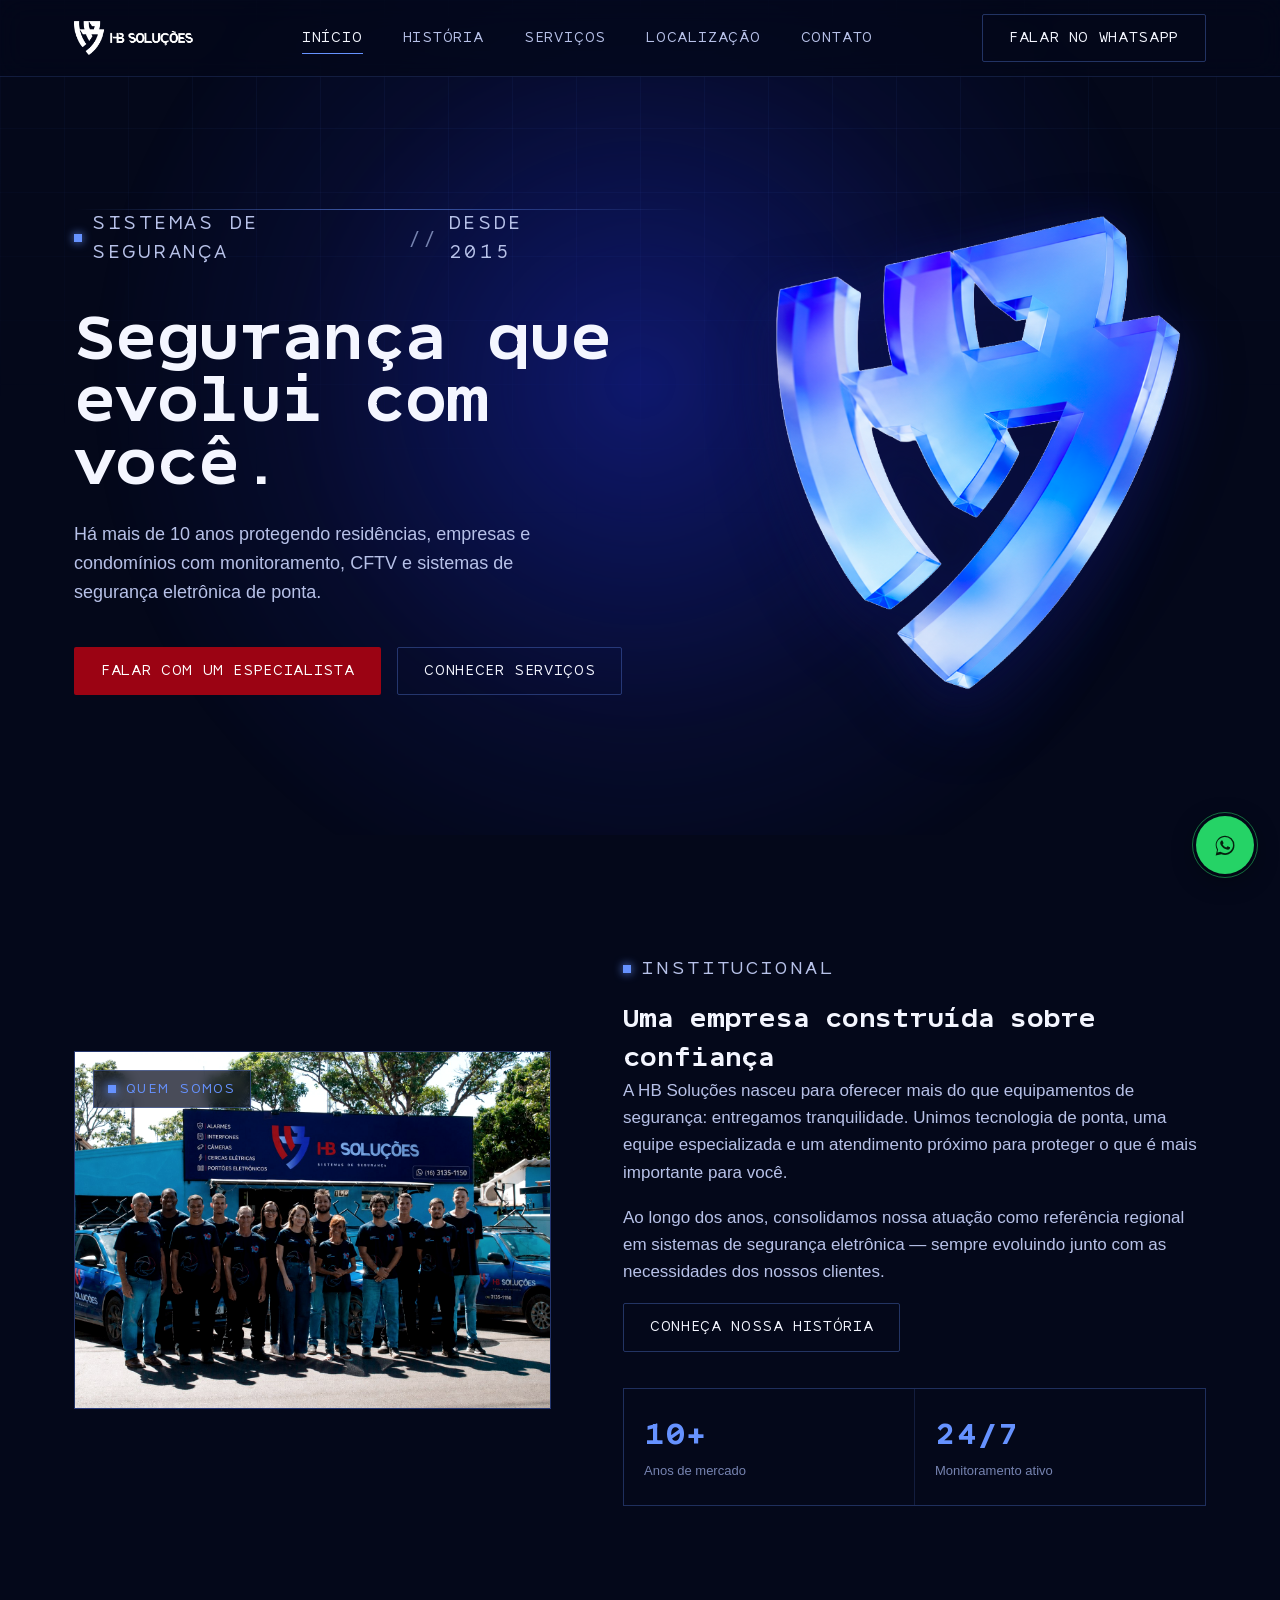
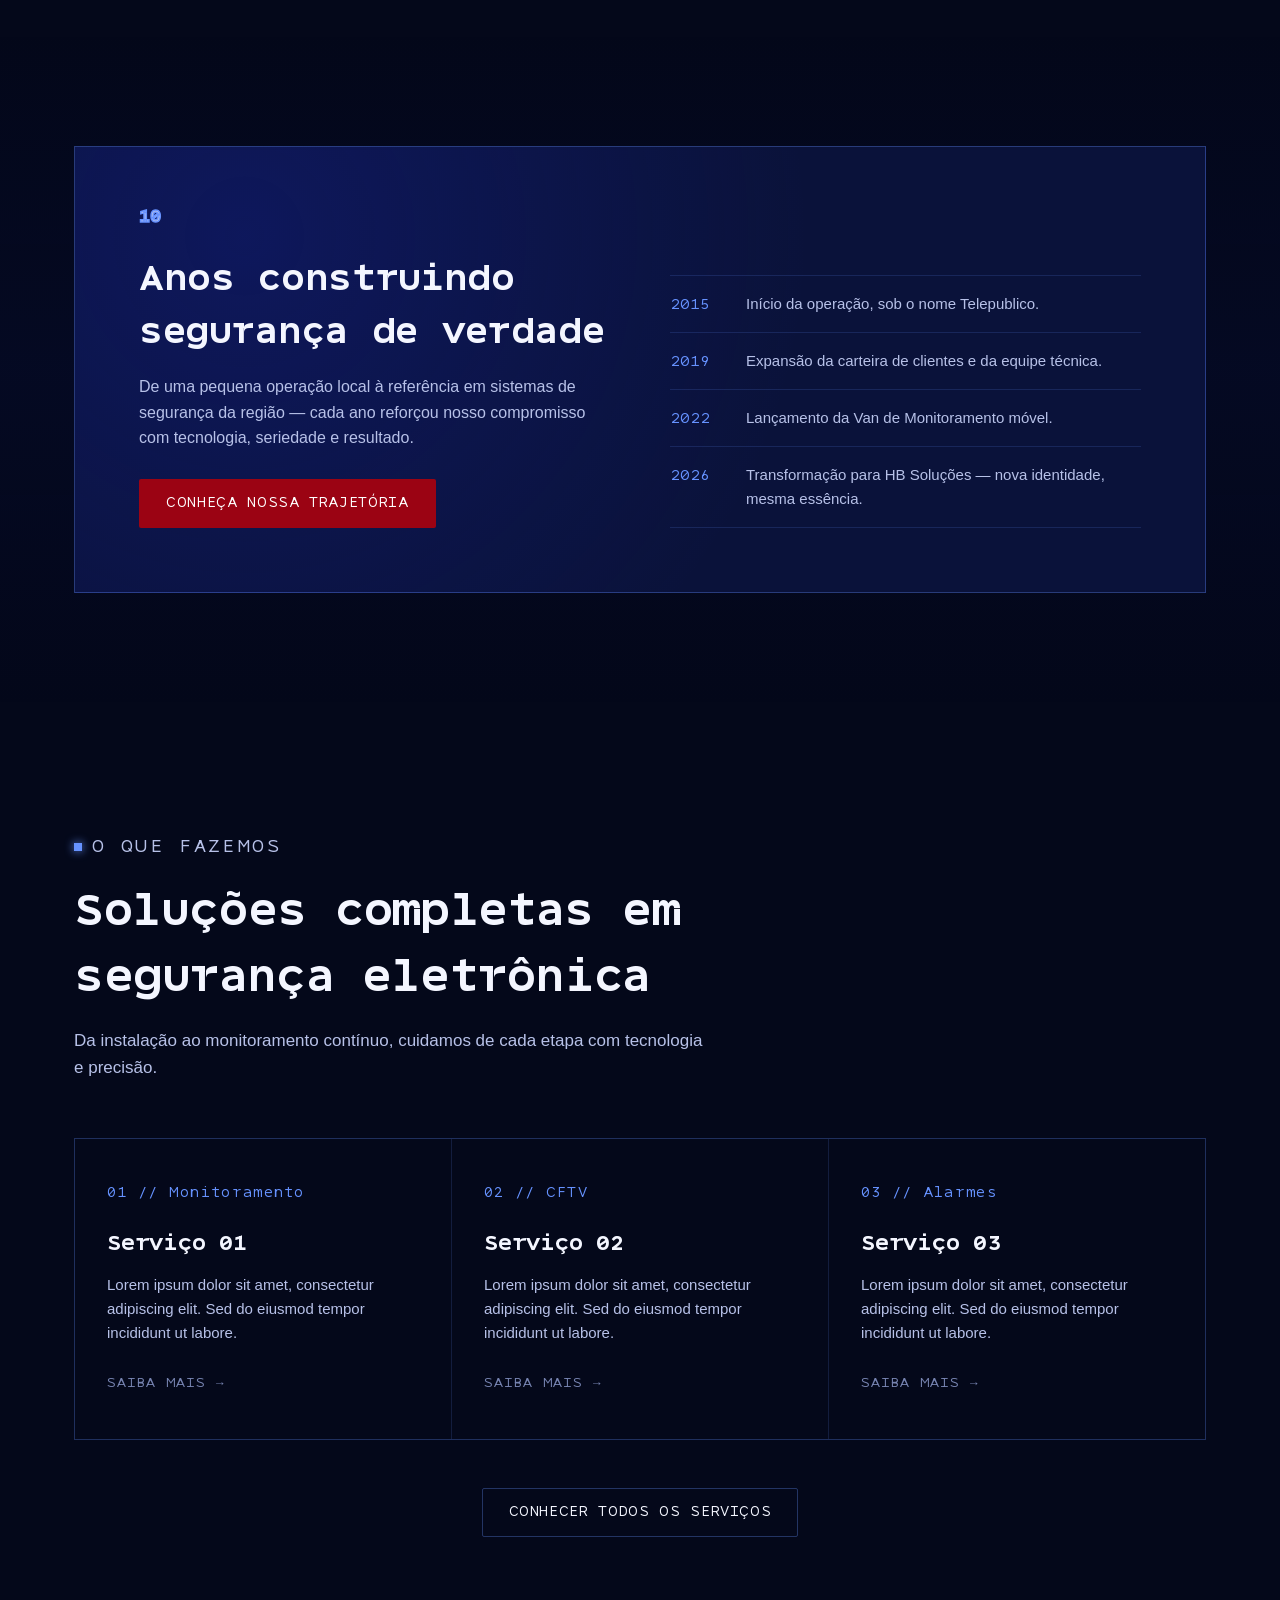
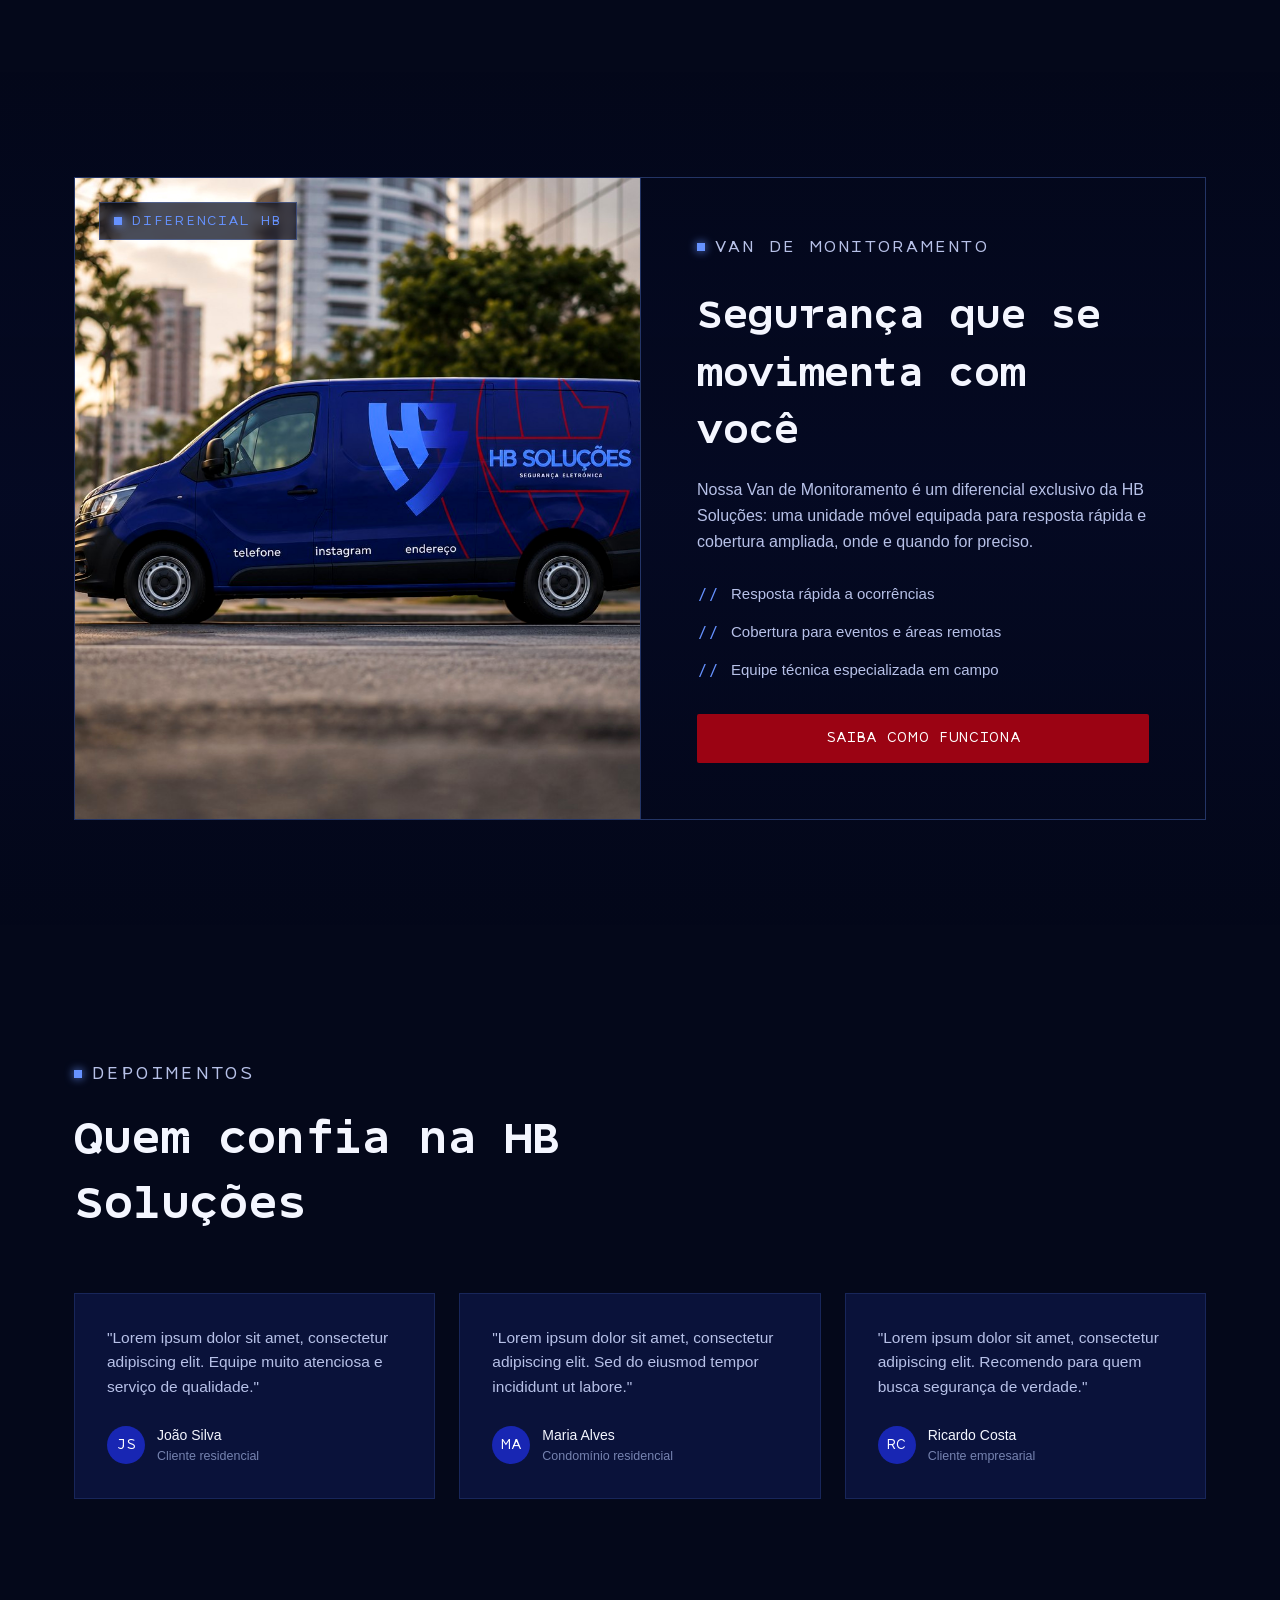
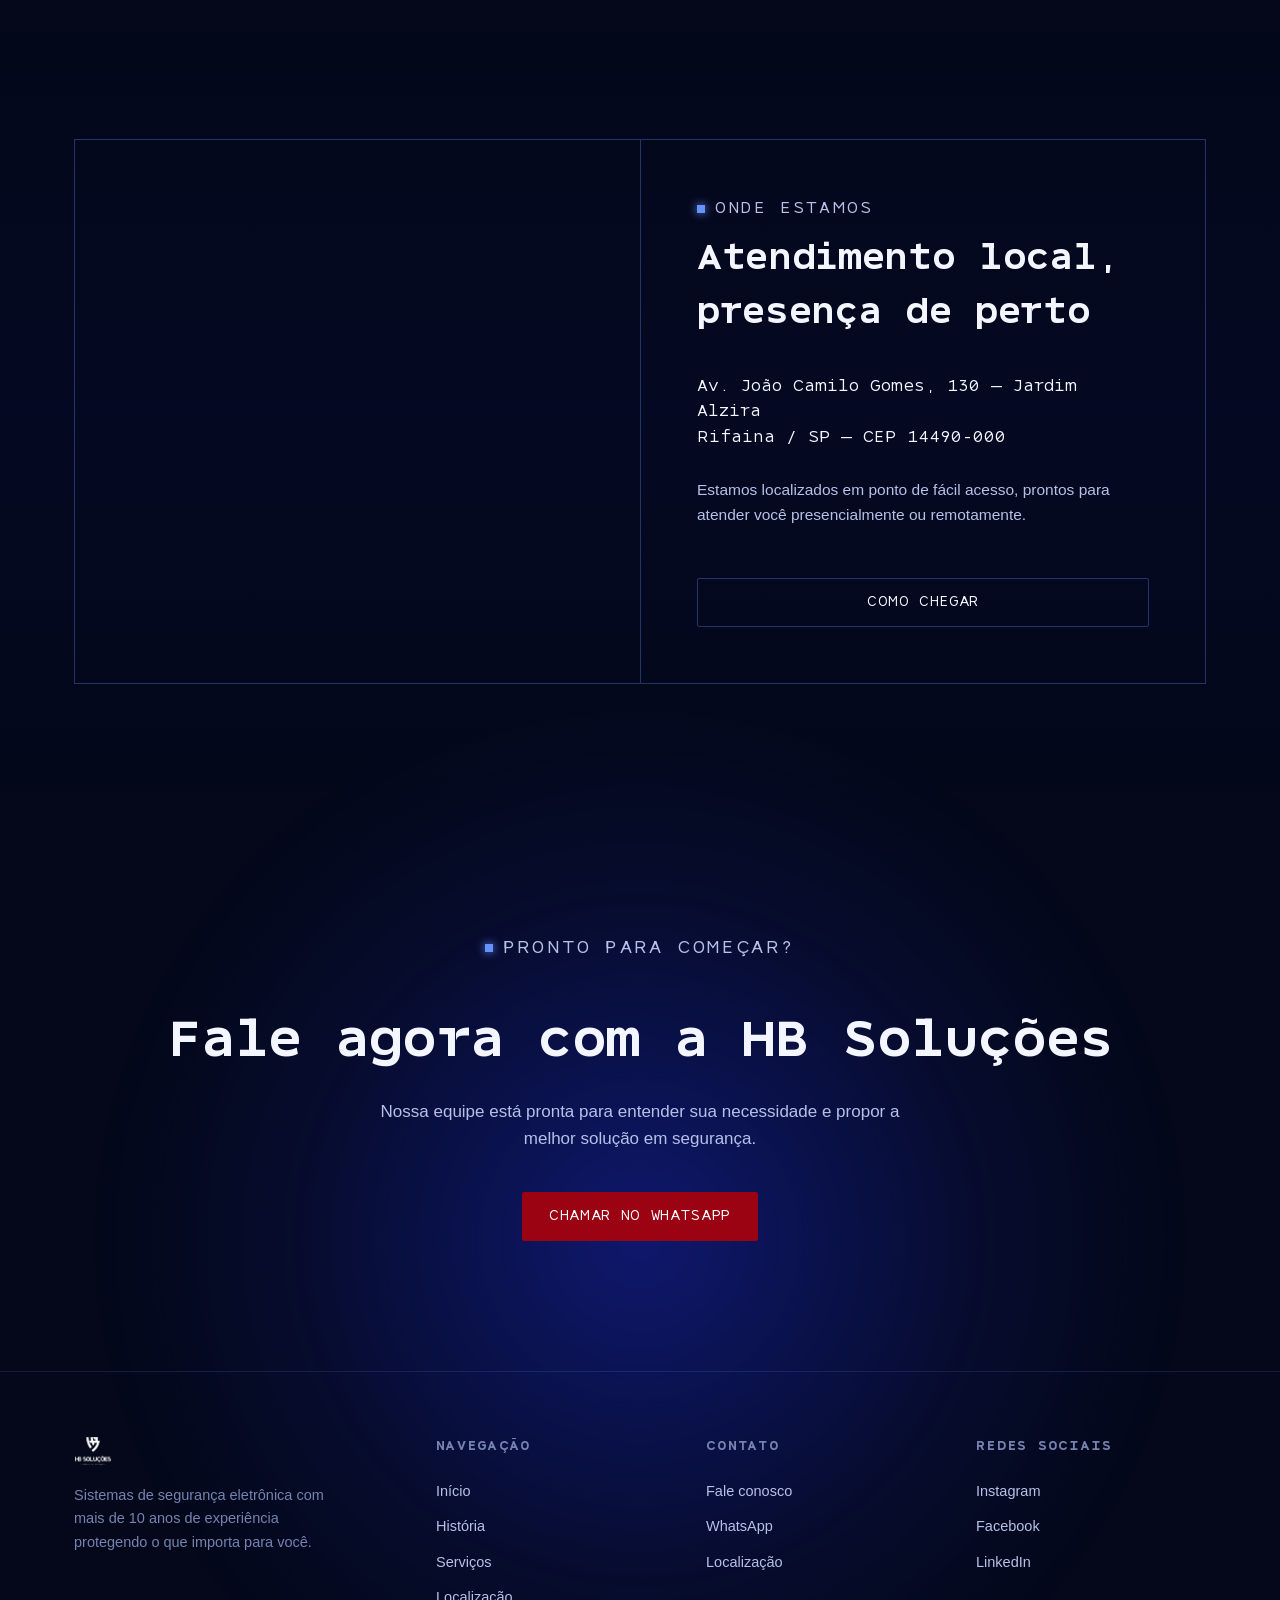
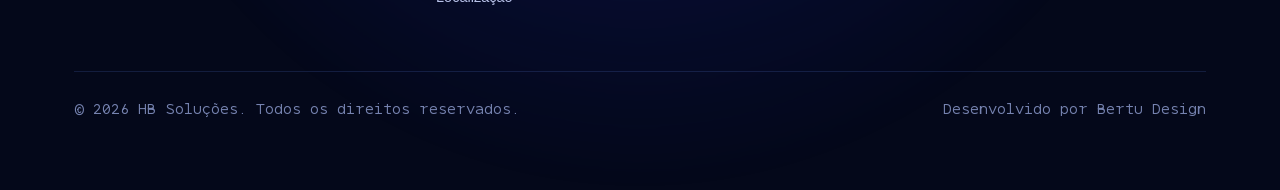
<file: index.html>
<!DOCTYPE html>
<html lang="pt-BR">
<head>
<meta charset="UTF-8">
<meta name="viewport" content="width=device-width, initial-scale=1.0">
<title>HB Soluções — Sistemas de Segurança</title>
<meta name="description" content="Mais de 10 anos protegendo o que importa. Monitoramento, CFTV e sistemas de segurança eletrônica com tecnologia e confiança.">
<link rel="icon" type="image/png" href="assets/img/favicon.png">
<link rel="stylesheet" href="css/style.css">
</head>
<body>

<div class="grid-bg"></div>

<!-- HEADER -->
<header class="site-header">
  <div class="container">
    <a href="index.html" class="logo"><img src="assets/img/logo-header.png" alt="HB Soluções"></a>
    <nav class="nav-desktop">
      <a href="index.html">Início</a>
      <a href="historia.html">História</a>
      <a href="servicos.html">Serviços</a>
      <a href="localizacao.html">Localização</a>
      <a href="contato.html">Contato</a>
    </nav>
    <div class="header-actions">
      <a href="#" class="btn btn-ghost" data-wa-button>Falar no WhatsApp</a>
      <button class="nav-toggle" aria-label="Abrir menu" aria-expanded="false">
        <svg width="20" height="20" viewBox="0 0 24 24" fill="none"><path d="M3 6h18M3 12h18M3 18h18" stroke="currentColor" stroke-width="2" stroke-linecap="round"/></svg>
      </button>
    </div>
  </div>
  <div class="nav-mobile">
    <a href="index.html">Início</a>
    <a href="historia.html">História</a>
    <a href="servicos.html">Serviços</a>
    <a href="localizacao.html">Localização</a>
    <a href="contato.html">Contato</a>
    <a href="#" class="btn btn-primary" data-wa-button>Falar no WhatsApp</a>
  </div>
</header>

<main>

  <!-- 7.1 HERO -->
  <section class="hero">
    <div class="hero-glow"></div>
    <div class="container hero-grid">
      <div class="hero-content">
        <div class="hero-scan"></div>
        <p class="eyebrow">Sistemas de Segurança <span class="brk">//</span> Desde 2015</p>
        <h1>Segurança que evolui com você.</h1>
        <p>Há mais de 10 anos protegendo residências, empresas e condomínios com monitoramento, CFTV e sistemas de segurança eletrônica de ponta.</p>
        <div class="hero-actions">
          <a href="#" class="btn btn-primary" data-wa-button>Falar com um especialista</a>
          <a href="servicos.html" class="btn btn-ghost">Conhecer serviços</a>
        </div>
      </div>
      <div class="hero-hud">
        <div class="hero-hud-inner">
          <img src="assets/img/icon-3d.png" alt="HB Soluções" class="hero-hud-icon">
        </div>
      </div>
    </div>
  </section>

  <!-- 7.2 BLOCO INSTITUCIONAL -->
  <section class="section reveal">
    <div class="container institucional">
      <div class="frame-block frame-photo">
        <span class="eyebrow eyebrow-tag">Quem somos</span>
        <img src="assets/img/foto-equipe.jpg" alt="Equipe HB Soluções">
      </div>
      <div class="institucional-copy">
        <p class="eyebrow">Institucional</p>
        <h2>Uma empresa construída sobre confiança</h2>
        <p>A HB Soluções nasceu para oferecer mais do que equipamentos de segurança: entregamos tranquilidade. Unimos tecnologia de ponta, uma equipe especializada e um atendimento próximo para proteger o que é mais importante para você.</p>
        <p>Ao longo dos anos, consolidamos nossa atuação como referência regional em sistemas de segurança eletrônica — sempre evoluindo junto com as necessidades dos nossos clientes.</p>
        <a href="historia.html" class="btn btn-ghost">Conheça nossa história</a>
        <div class="institucional-stats">
          <div><strong>10+</strong><span>Anos de mercado</span></div>
          <div><strong>24/7</strong><span>Monitoramento ativo</span></div>
        </div>
      </div>
    </div>
  </section>

  <!-- 7.3 DESTAQUE 10 ANOS -->
  <section class="section section-alt reveal">
    <div class="container">
      <div class="trajetoria">
        <div class="trajetoria-row">
          <div>
            <p class="trajetoria-num">10</p>
            <h3>Anos construindo segurança de verdade</h3>
            <p>De uma pequena operação local à referência em sistemas de segurança da região — cada ano reforçou nosso compromisso com tecnologia, seriedade e resultado.</p>
            <a href="historia.html" class="btn btn-primary">Conheça nossa trajetória</a>
          </div>
          <ul class="timeline">
            <li><span class="yr">2015</span><span class="tx">Início da operação, sob o nome Telepublico.</span></li>
            <li><span class="yr">2019</span><span class="tx">Expansão da carteira de clientes e da equipe técnica.</span></li>
            <li><span class="yr">2022</span><span class="tx">Lançamento da Van de Monitoramento móvel.</span></li>
            <li><span class="yr">2026</span><span class="tx">Transformação para HB Soluções — nova identidade, mesma essência.</span></li>
          </ul>
        </div>
      </div>
    </div>
  </section>

  <!-- 7.4 SERVIÇOS -->
  <section class="section reveal">
    <div class="container">
      <div class="section-head">
        <p class="eyebrow">O que fazemos</p>
        <h2>Soluções completas em segurança eletrônica</h2>
        <p>Da instalação ao monitoramento contínuo, cuidamos de cada etapa com tecnologia e precisão.</p>
      </div>
      <div class="services-grid">
        <div class="service-card">
          <span class="idx">01 // Monitoramento</span>
          <h3>Serviço 01</h3>
          <p>Lorem ipsum dolor sit amet, consectetur adipiscing elit. Sed do eiusmod tempor incididunt ut labore.</p>
          <span class="svc-link">Saiba mais →</span>
        </div>
        <div class="service-card">
          <span class="idx">02 // CFTV</span>
          <h3>Serviço 02</h3>
          <p>Lorem ipsum dolor sit amet, consectetur adipiscing elit. Sed do eiusmod tempor incididunt ut labore.</p>
          <span class="svc-link">Saiba mais →</span>
        </div>
        <div class="service-card">
          <span class="idx">03 // Alarmes</span>
          <h3>Serviço 03</h3>
          <p>Lorem ipsum dolor sit amet, consectetur adipiscing elit. Sed do eiusmod tempor incididunt ut labore.</p>
          <span class="svc-link">Saiba mais →</span>
        </div>
      </div>
      <div class="section-foot text-center">
        <a href="servicos.html" class="btn btn-ghost">Conhecer todos os serviços</a>
      </div>
    </div>
  </section>

  <!-- 7.5 VAN DE MONITORAMENTO -->
  <section class="section section-alt reveal">
    <div class="container">
      <div class="van">
        <div class="van-visual van-photo">
          <span class="eyebrow eyebrow-tag">Diferencial HB</span>
          <img src="assets/img/foto-van.jpg" alt="Van de Monitoramento HB Soluções">
        </div>
        <div class="van-copy">
          <p class="eyebrow">Van de Monitoramento</p>
          <h2>Segurança que se movimenta com você</h2>
          <p>Nossa Van de Monitoramento é um diferencial exclusivo da HB Soluções: uma unidade móvel equipada para resposta rápida e cobertura ampliada, onde e quando for preciso.</p>
          <ul class="van-list">
            <li>Resposta rápida a ocorrências</li>
            <li>Cobertura para eventos e áreas remotas</li>
            <li>Equipe técnica especializada em campo</li>
          </ul>
          <a href="#" class="btn btn-primary" data-wa-button>Saiba como funciona</a>
        </div>
      </div>
    </div>
  </section>

  <!-- 7.6 FEEDBACKS -->
  <section class="section reveal">
    <div class="container">
      <div class="section-head">
        <p class="eyebrow">Depoimentos</p>
        <h2>Quem confia na HB Soluções</h2>
      </div>
      <div class="feedback-track">
        <div class="feedback-card">
          <p class="feedback-quote">"Lorem ipsum dolor sit amet, consectetur adipiscing elit. Equipe muito atenciosa e serviço de qualidade."</p>
          <div class="feedback-who">
            <div class="feedback-avatar">JS</div>
            <div><p class="feedback-name">João Silva</p><p class="feedback-role">Cliente residencial</p></div>
          </div>
        </div>
        <div class="feedback-card">
          <p class="feedback-quote">"Lorem ipsum dolor sit amet, consectetur adipiscing elit. Sed do eiusmod tempor incididunt ut labore."</p>
          <div class="feedback-who">
            <div class="feedback-avatar">MA</div>
            <div><p class="feedback-name">Maria Alves</p><p class="feedback-role">Condomínio residencial</p></div>
          </div>
        </div>
        <div class="feedback-card">
          <p class="feedback-quote">"Lorem ipsum dolor sit amet, consectetur adipiscing elit. Recomendo para quem busca segurança de verdade."</p>
          <div class="feedback-who">
            <div class="feedback-avatar">RC</div>
            <div><p class="feedback-name">Ricardo Costa</p><p class="feedback-role">Cliente empresarial</p></div>
          </div>
        </div>
      </div>
    </div>
  </section>

  <!-- 7.7 LOCALIZAÇÃO -->
  <section class="section section-alt reveal">
    <div class="container">
      <div class="local-grid">
        <div class="local-map">
          <iframe src="https://www.google.com/maps?q=Av.%20Jo%C3%A3o%20Camilo%20Gomes%2C%20130%20-%20Jardim%20Alzira%2C%20Rifaina%20-%20SP%2C%2014490-000&output=embed" loading="lazy" referrerpolicy="no-referrer-when-downgrade" title="Mapa de localização HB Soluções"></iframe>
        </div>
        <div class="local-info">
          <p class="eyebrow">Onde estamos</p>
          <h2>Atendimento local, presença de perto</h2>
          <p class="addr">Av. João Camilo Gomes, 130 — Jardim Alzira<br>Rifaina / SP — CEP 14490-000</p>
          <p>Estamos localizados em ponto de fácil acesso, prontos para atender você presencialmente ou remotamente.</p>
          <a href="localizacao.html" class="btn btn-ghost mt-40">Como chegar</a>
        </div>
      </div>
    </div>
  </section>

  <!-- 7.8 CTA FINAL -->
  <section class="cta-final reveal">
    <div class="hero-glow"></div>
    <div class="container">
      <p class="eyebrow" style="justify-content:center">Pronto para começar?</p>
      <h2>Fale agora com a HB Soluções</h2>
      <p>Nossa equipe está pronta para entender sua necessidade e propor a melhor solução em segurança.</p>
      <a href="#" class="btn btn-primary" data-wa-button>Chamar no WhatsApp</a>
    </div>
  </section>

</main>

<!-- FOOTER -->
<footer class="site-footer">
  <div class="container">
    <div class="footer-grid">
      <div>
        <div class="footer-logo"><img src="assets/img/logo-light.png" alt="HB Soluções"></div>
        <p>Sistemas de segurança eletrônica com mais de 10 anos de experiência protegendo o que importa para você.</p>
      </div>
      <div class="footer-col">
        <h4>Navegação</h4>
        <a href="index.html">Início</a>
        <a href="historia.html">História</a>
        <a href="servicos.html">Serviços</a>
        <a href="localizacao.html">Localização</a>
      </div>
      <div class="footer-col">
        <h4>Contato</h4>
        <a href="contato.html">Fale conosco</a>
        <a href="#" data-wa-button>WhatsApp</a>
        <a href="localizacao.html">Localização</a>
      </div>
      <div class="footer-col">
        <h4>Redes sociais</h4>
        <a href="#">Instagram</a>
        <a href="#">Facebook</a>
        <a href="#">LinkedIn</a>
      </div>
    </div>
    <div class="footer-bottom">
      <span>© 2026 HB Soluções. Todos os direitos reservados.</span>
      <span>Desenvolvido por Bertu Design</span>
    </div>
  </div>
</footer>

<!-- WHATSAPP FLUTUANTE -->
<a href="#" class="wa-float" data-wa-button aria-label="Falar no WhatsApp">
  <svg viewBox="0 0 24 24" fill="#06210f"><path d="M17.6 6.32A8.86 8.86 0 0 0 12.05 4C7.63 4 4 7.63 4 12.06c0 1.5.4 2.94 1.16 4.2L4 21l4.87-1.11a8.9 8.9 0 0 0 3.18.6c4.42 0 8.05-3.63 8.05-8.06a8.4 8.4 0 0 0-2.5-6.11ZM12.05 19a7.1 7.1 0 0 1-3.62-1l-.26-.15-2.71.62.63-2.65-.17-.27a7 7 0 0 1-1.1-3.5c0-3.85 3.14-7 7.02-7a7 7 0 0 1 4.97 2.06 6.94 6.94 0 0 1 2.06 4.95c0 3.85-3.14 6.94-6.82 6.94Zm3.85-5.24c-.21-.1-1.24-.61-1.43-.68-.19-.07-.33-.1-.47.1-.14.21-.54.68-.66.82-.12.14-.24.15-.45.05-.21-.1-.87-.32-1.66-1.02a6.2 6.2 0 0 1-1.15-1.42c-.12-.21 0-.31.09-.42.1-.1.21-.24.31-.36.1-.12.14-.21.21-.35.07-.14.03-.26-.02-.36-.05-.1-.47-1.12-.64-1.54-.17-.4-.34-.35-.47-.35h-.4c-.14 0-.36.05-.55.26-.19.21-.72.7-.72 1.72s.74 1.99.84 2.13c.1.14 1.46 2.23 3.55 3.12.5.21.88.34 1.18.44.5.16.95.14 1.31.08.4-.06 1.24-.5 1.41-.99.17-.48.17-.9.12-.99-.05-.09-.19-.14-.4-.24Z"/></svg>
</a>

<script src="js/script.js"></script>
</body>
</html>
</file>
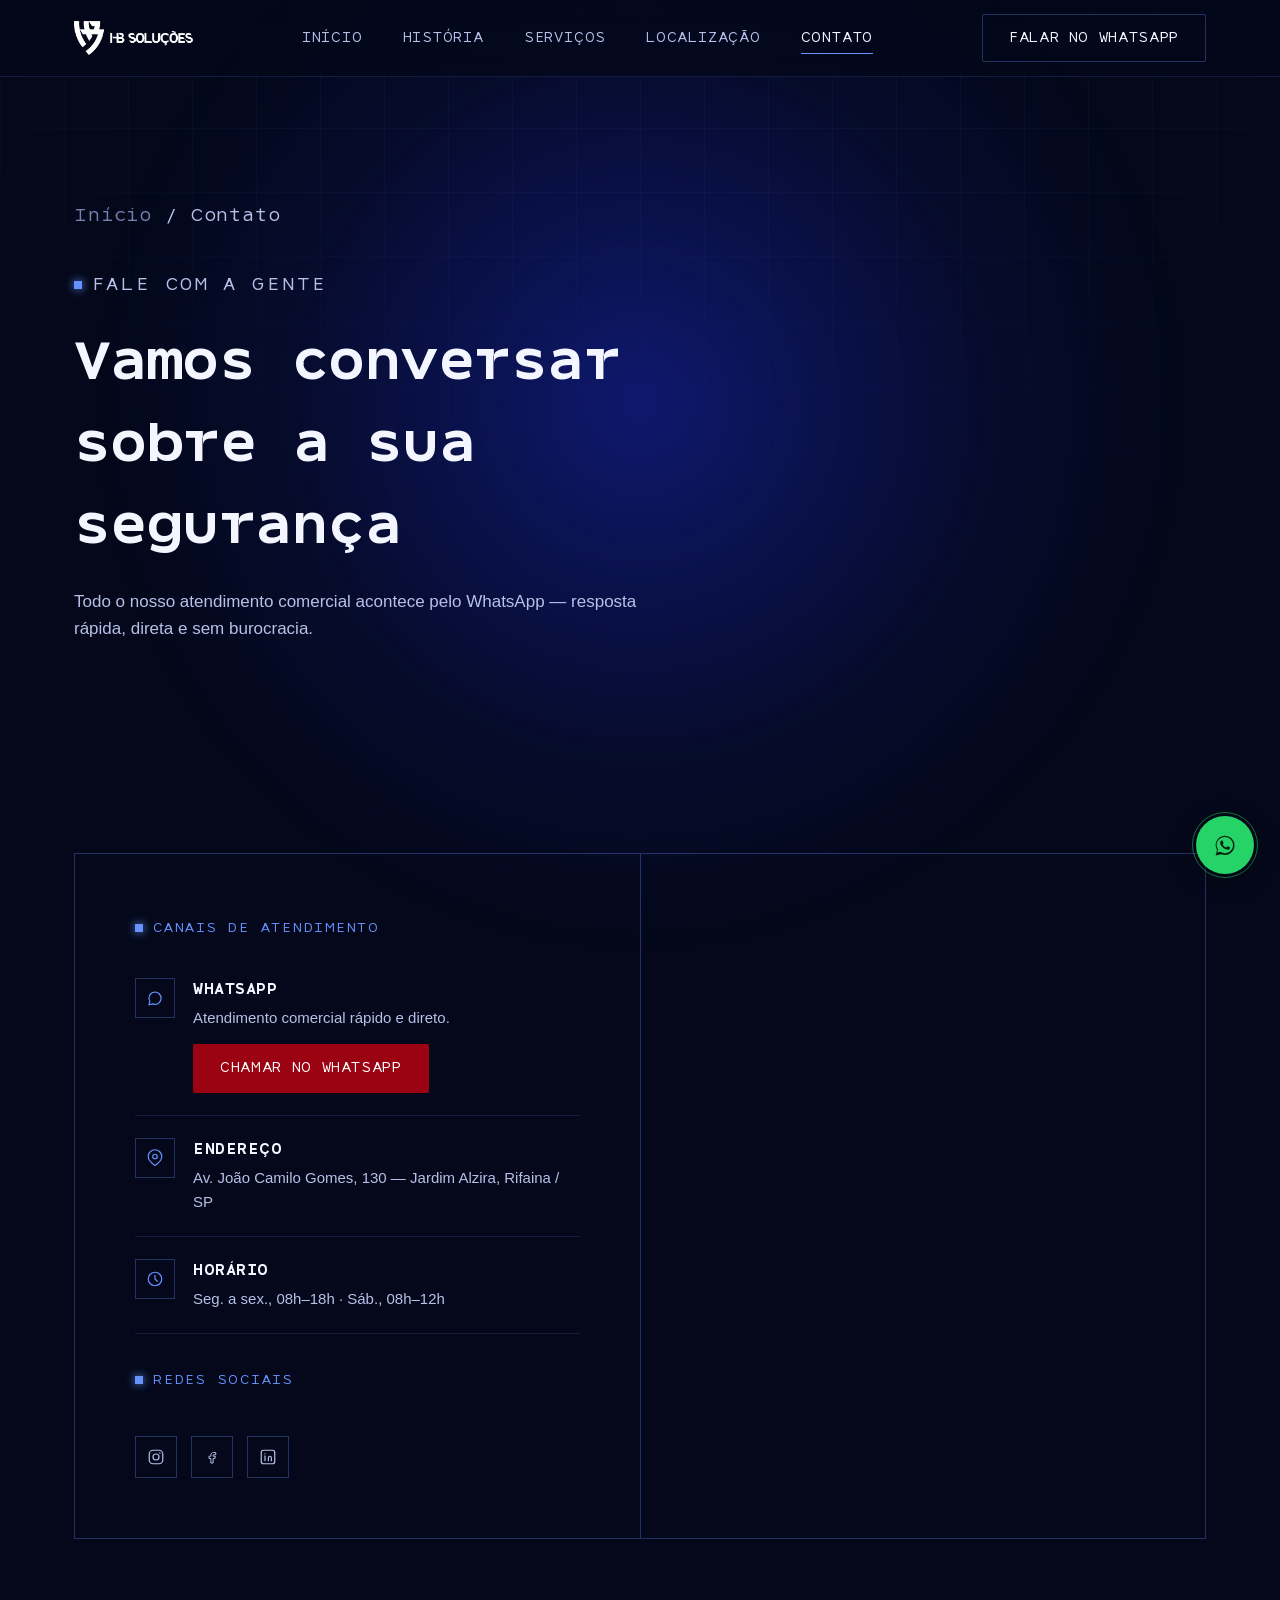
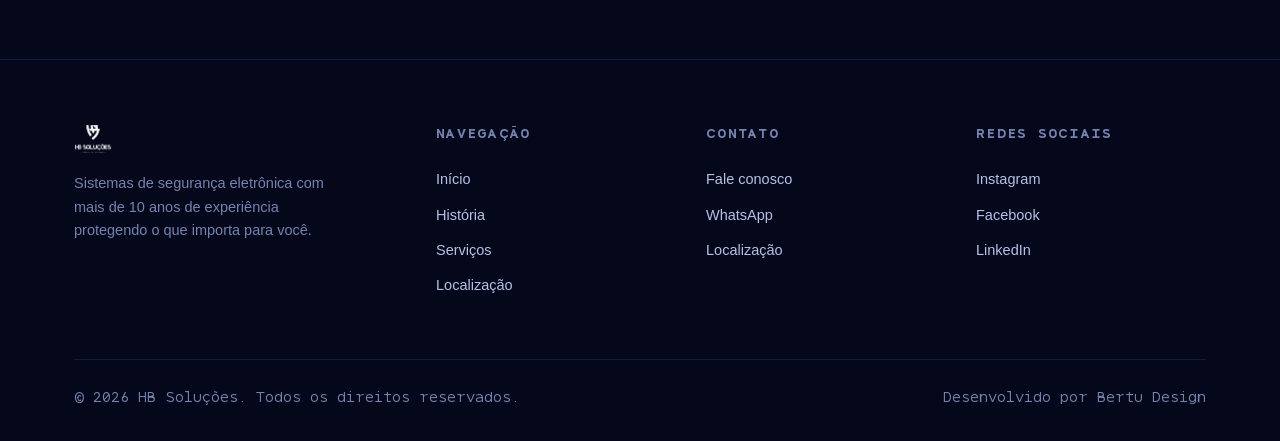
<file: contato.html>
<!DOCTYPE html>
<html lang="pt-BR">
<head>
<meta charset="UTF-8">
<meta name="viewport" content="width=device-width, initial-scale=1.0">
<title>Contato — HB Soluções</title>
<meta name="description" content="Fale com a HB Soluções pelo WhatsApp, veja endereço, mapa e redes sociais.">
<link rel="icon" type="image/png" href="assets/img/favicon.png">
<link rel="stylesheet" href="css/style.css">
</head>
<body>

<div class="grid-bg"></div>

<header class="site-header">
  <div class="container">
    <a href="index.html" class="logo"><img src="assets/img/logo-header.png" alt="HB Soluções"></a>
    <nav class="nav-desktop">
      <a href="index.html">Início</a>
      <a href="historia.html">História</a>
      <a href="servicos.html">Serviços</a>
      <a href="localizacao.html">Localização</a>
      <a href="contato.html">Contato</a>
    </nav>
    <div class="header-actions">
      <a href="#" class="btn btn-ghost" data-wa-button>Falar no WhatsApp</a>
      <button class="nav-toggle" aria-label="Abrir menu" aria-expanded="false">
        <svg width="20" height="20" viewBox="0 0 24 24" fill="none"><path d="M3 6h18M3 12h18M3 18h18" stroke="currentColor" stroke-width="2" stroke-linecap="round"/></svg>
      </button>
    </div>
  </div>
  <div class="nav-mobile">
    <a href="index.html">Início</a>
    <a href="historia.html">História</a>
    <a href="servicos.html">Serviços</a>
    <a href="localizacao.html">Localização</a>
    <a href="contato.html">Contato</a>
    <a href="#" class="btn btn-primary" data-wa-button>Falar no WhatsApp</a>
  </div>
</header>

<main>

  <section class="page-hero">
    <div class="hero-glow"></div>
    <div class="container">
      <p class="breadcrumb"><a href="index.html">Início</a> / Contato</p>
      <p class="eyebrow">Fale com a gente</p>
      <h1>Vamos conversar sobre a sua segurança</h1>
      <p>Todo o nosso atendimento comercial acontece pelo WhatsApp — resposta rápida, direta e sem burocracia.</p>
    </div>
  </section>

  <section class="section reveal">
    <div class="container">
      <div class="contact-grid">
        <div class="contact-panel">
          <p class="eyebrow">Canais de atendimento</p>

          <div class="contact-channel">
            <div class="ic">
              <svg width="18" height="18" viewBox="0 0 24 24" fill="none"><path d="M17.6 6.32A8.86 8.86 0 0 0 12.05 4C7.63 4 4 7.63 4 12.06c0 1.5.4 2.94 1.16 4.2L4 21l4.87-1.11a8.9 8.9 0 0 0 3.18.6c4.42 0 8.05-3.63 8.05-8.06a8.4 8.4 0 0 0-2.5-6.11Z" stroke="currentColor" stroke-width="1.6"/></svg>
            </div>
            <div>
              <h4>WhatsApp</h4>
              <p>Atendimento comercial rápido e direto.</p>
              <a href="#" class="btn btn-primary" style="margin-top:14px" data-wa-button>Chamar no WhatsApp</a>
            </div>
          </div>

          <div class="contact-channel">
            <div class="ic">
              <svg width="18" height="18" viewBox="0 0 24 24" fill="none"><path d="M21 10c0 6-9 12-9 12S3 16 3 10a9 9 0 1 1 18 0Z" stroke="currentColor" stroke-width="1.6"/><circle cx="12" cy="10" r="3" stroke="currentColor" stroke-width="1.6"/></svg>
            </div>
            <div>
              <h4>Endereço</h4>
              <p>Av. João Camilo Gomes, 130 — Jardim Alzira, Rifaina / SP</p>
            </div>
          </div>

          <div class="contact-channel">
            <div class="ic">
              <svg width="18" height="18" viewBox="0 0 24 24" fill="none"><circle cx="12" cy="12" r="9" stroke="currentColor" stroke-width="1.6"/><path d="M12 7v5l3 3" stroke="currentColor" stroke-width="1.6" stroke-linecap="round"/></svg>
            </div>
            <div>
              <h4>Horário</h4>
              <p>Seg. a sex., 08h–18h · Sáb., 08h–12h</p>
            </div>
          </div>

          <p class="eyebrow" style="margin-top:36px">Redes sociais</p>
          <div class="contact-social">
            <a href="#" aria-label="Instagram"><svg width="18" height="18" viewBox="0 0 24 24" fill="none"><rect x="3" y="3" width="18" height="18" rx="5" stroke="currentColor" stroke-width="1.6"/><circle cx="12" cy="12" r="4" stroke="currentColor" stroke-width="1.6"/><circle cx="17.2" cy="6.8" r="1" fill="currentColor"/></svg></a>
            <a href="#" aria-label="Facebook"><svg width="18" height="18" viewBox="0 0 24 24" fill="none"><path d="M14 9h3V6h-3c-2 0-3.5 1.5-3.5 3.5V11H8v3h2.5v6h3v-6H16l.5-3h-3V9.7c0-.4.3-.7.5-.7Z" stroke="currentColor" stroke-width="1.3"/></svg></a>
            <a href="#" aria-label="LinkedIn"><svg width="18" height="18" viewBox="0 0 24 24" fill="none"><rect x="3" y="3" width="18" height="18" rx="3" stroke="currentColor" stroke-width="1.6"/><path d="M8 10.5V17M8 7.5v.01M12.5 17v-3.6c0-1.3.9-2.4 2.2-2.4 1.2 0 1.8.9 1.8 2.4V17" stroke="currentColor" stroke-width="1.6" stroke-linecap="round"/></svg></a>
          </div>
        </div>

        <div class="contact-panel local-map" style="padding:0;">
          <iframe src="https://www.google.com/maps?q=Av.%20Jo%C3%A3o%20Camilo%20Gomes%2C%20130%20-%20Jardim%20Alzira%2C%20Rifaina%20-%20SP%2C%2014490-000&output=embed" loading="lazy" referrerpolicy="no-referrer-when-downgrade" title="Mapa de localização HB Soluções"></iframe>
        </div>
      </div>
    </div>
  </section>

</main>

<footer class="site-footer">
  <div class="container">
    <div class="footer-grid">
      <div>
        <div class="footer-logo"><img src="assets/img/logo-light.png" alt="HB Soluções"></div>
        <p>Sistemas de segurança eletrônica com mais de 10 anos de experiência protegendo o que importa para você.</p>
      </div>
      <div class="footer-col">
        <h4>Navegação</h4>
        <a href="index.html">Início</a>
        <a href="historia.html">História</a>
        <a href="servicos.html">Serviços</a>
        <a href="localizacao.html">Localização</a>
      </div>
      <div class="footer-col">
        <h4>Contato</h4>
        <a href="contato.html">Fale conosco</a>
        <a href="#" data-wa-button>WhatsApp</a>
        <a href="localizacao.html">Localização</a>
      </div>
      <div class="footer-col">
        <h4>Redes sociais</h4>
        <a href="#">Instagram</a>
        <a href="#">Facebook</a>
        <a href="#">LinkedIn</a>
      </div>
    </div>
    <div class="footer-bottom">
      <span>© 2026 HB Soluções. Todos os direitos reservados.</span>
      <span>Desenvolvido por Bertu Design</span>
    </div>
  </div>
</footer>

<a href="#" class="wa-float" data-wa-button aria-label="Falar no WhatsApp">
  <svg viewBox="0 0 24 24" fill="#06210f"><path d="M17.6 6.32A8.86 8.86 0 0 0 12.05 4C7.63 4 4 7.63 4 12.06c0 1.5.4 2.94 1.16 4.2L4 21l4.87-1.11a8.9 8.9 0 0 0 3.18.6c4.42 0 8.05-3.63 8.05-8.06a8.4 8.4 0 0 0-2.5-6.11ZM12.05 19a7.1 7.1 0 0 1-3.62-1l-.26-.15-2.71.62.63-2.65-.17-.27a7 7 0 0 1-1.1-3.5c0-3.85 3.14-7 7.02-7a7 7 0 0 1 4.97 2.06 6.94 6.94 0 0 1 2.06 4.95c0 3.85-3.14 6.94-6.82 6.94Zm3.85-5.24c-.21-.1-1.24-.61-1.43-.68-.19-.07-.33-.1-.47.1-.14.21-.54.68-.66.82-.12.14-.24.15-.45.05-.21-.1-.87-.32-1.66-1.02a6.2 6.2 0 0 1-1.15-1.42c-.12-.21 0-.31.09-.42.1-.1.21-.24.31-.36.1-.12.14-.21.21-.35.07-.14.03-.26-.02-.36-.05-.1-.47-1.12-.64-1.54-.17-.4-.34-.35-.47-.35h-.4c-.14 0-.36.05-.55.26-.19.21-.72.7-.72 1.72s.74 1.99.84 2.13c.1.14 1.46 2.23 3.55 3.12.5.21.88.34 1.18.44.5.16.95.14 1.31.08.4-.06 1.24-.5 1.41-.99.17-.48.17-.9.12-.99-.05-.09-.19-.14-.4-.24Z"/></svg>
</a>

<script src="js/script.js"></script>
</body>
</html>
</file>
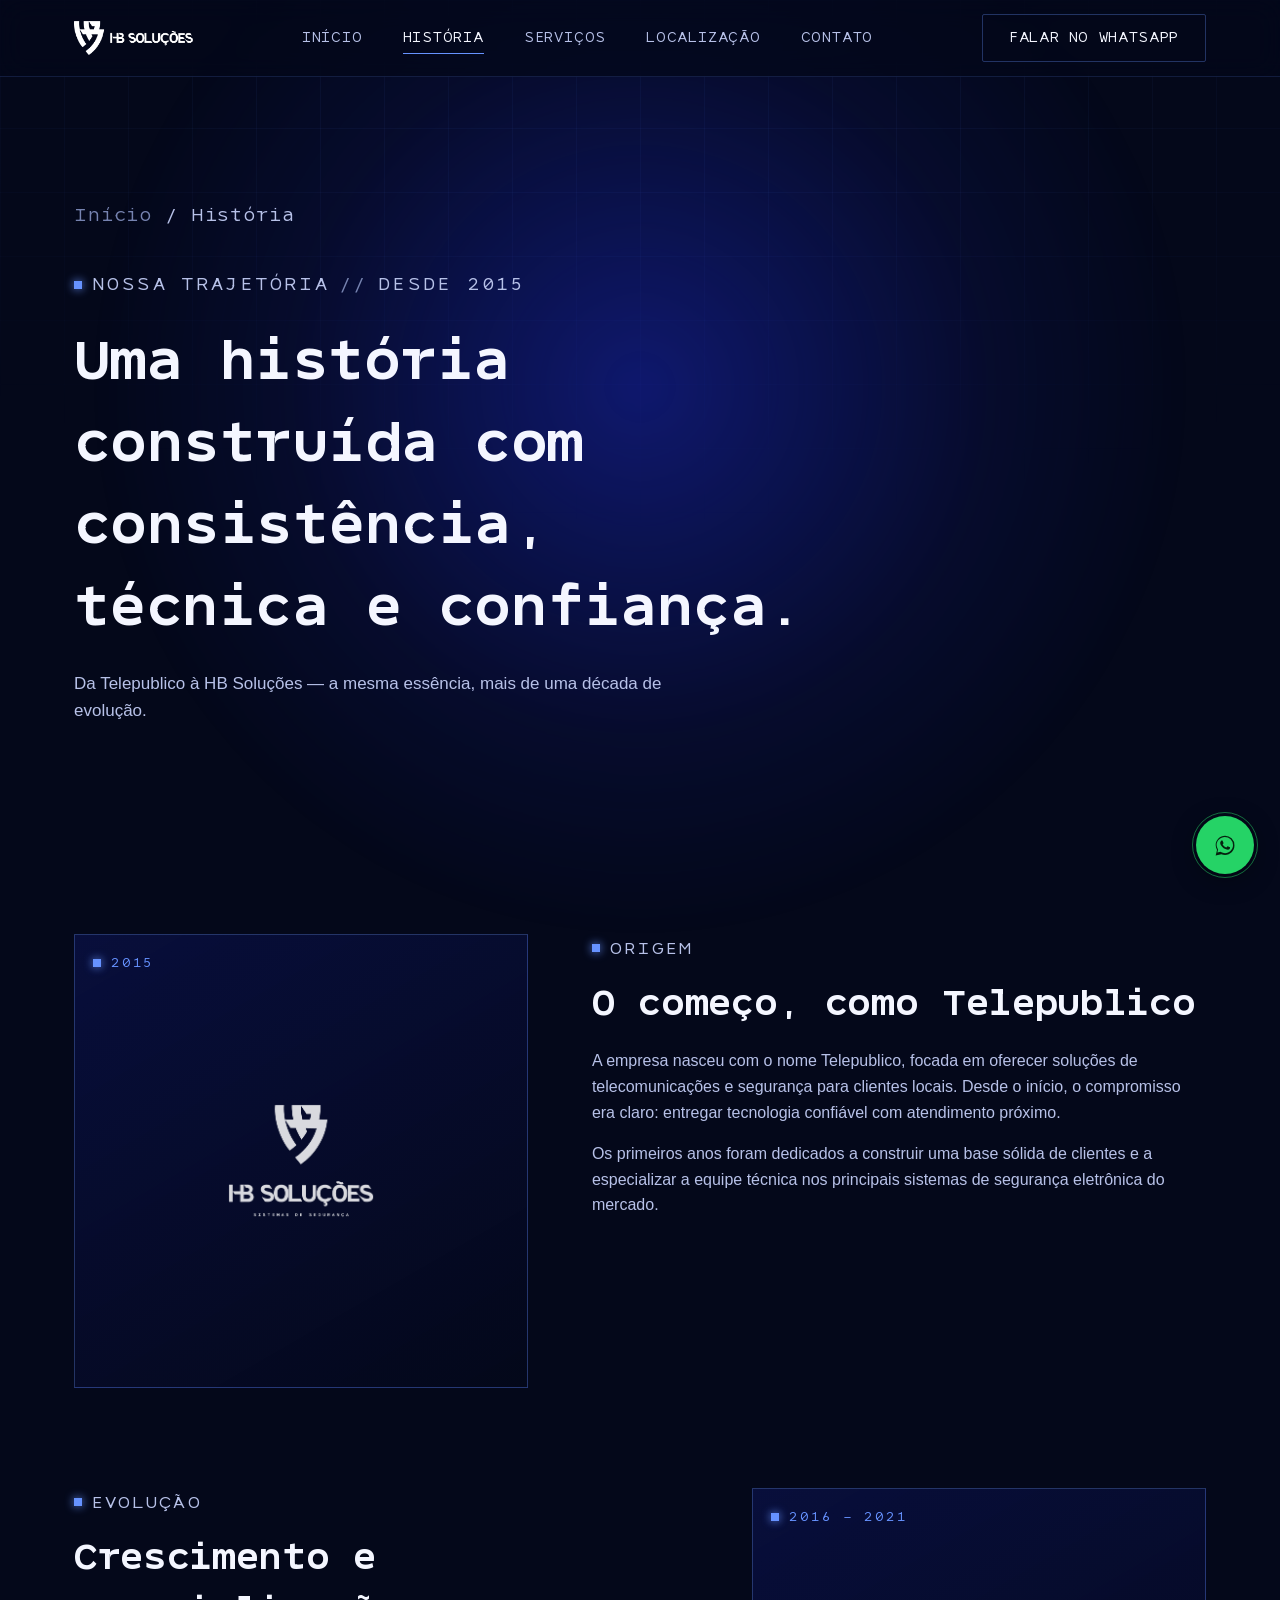
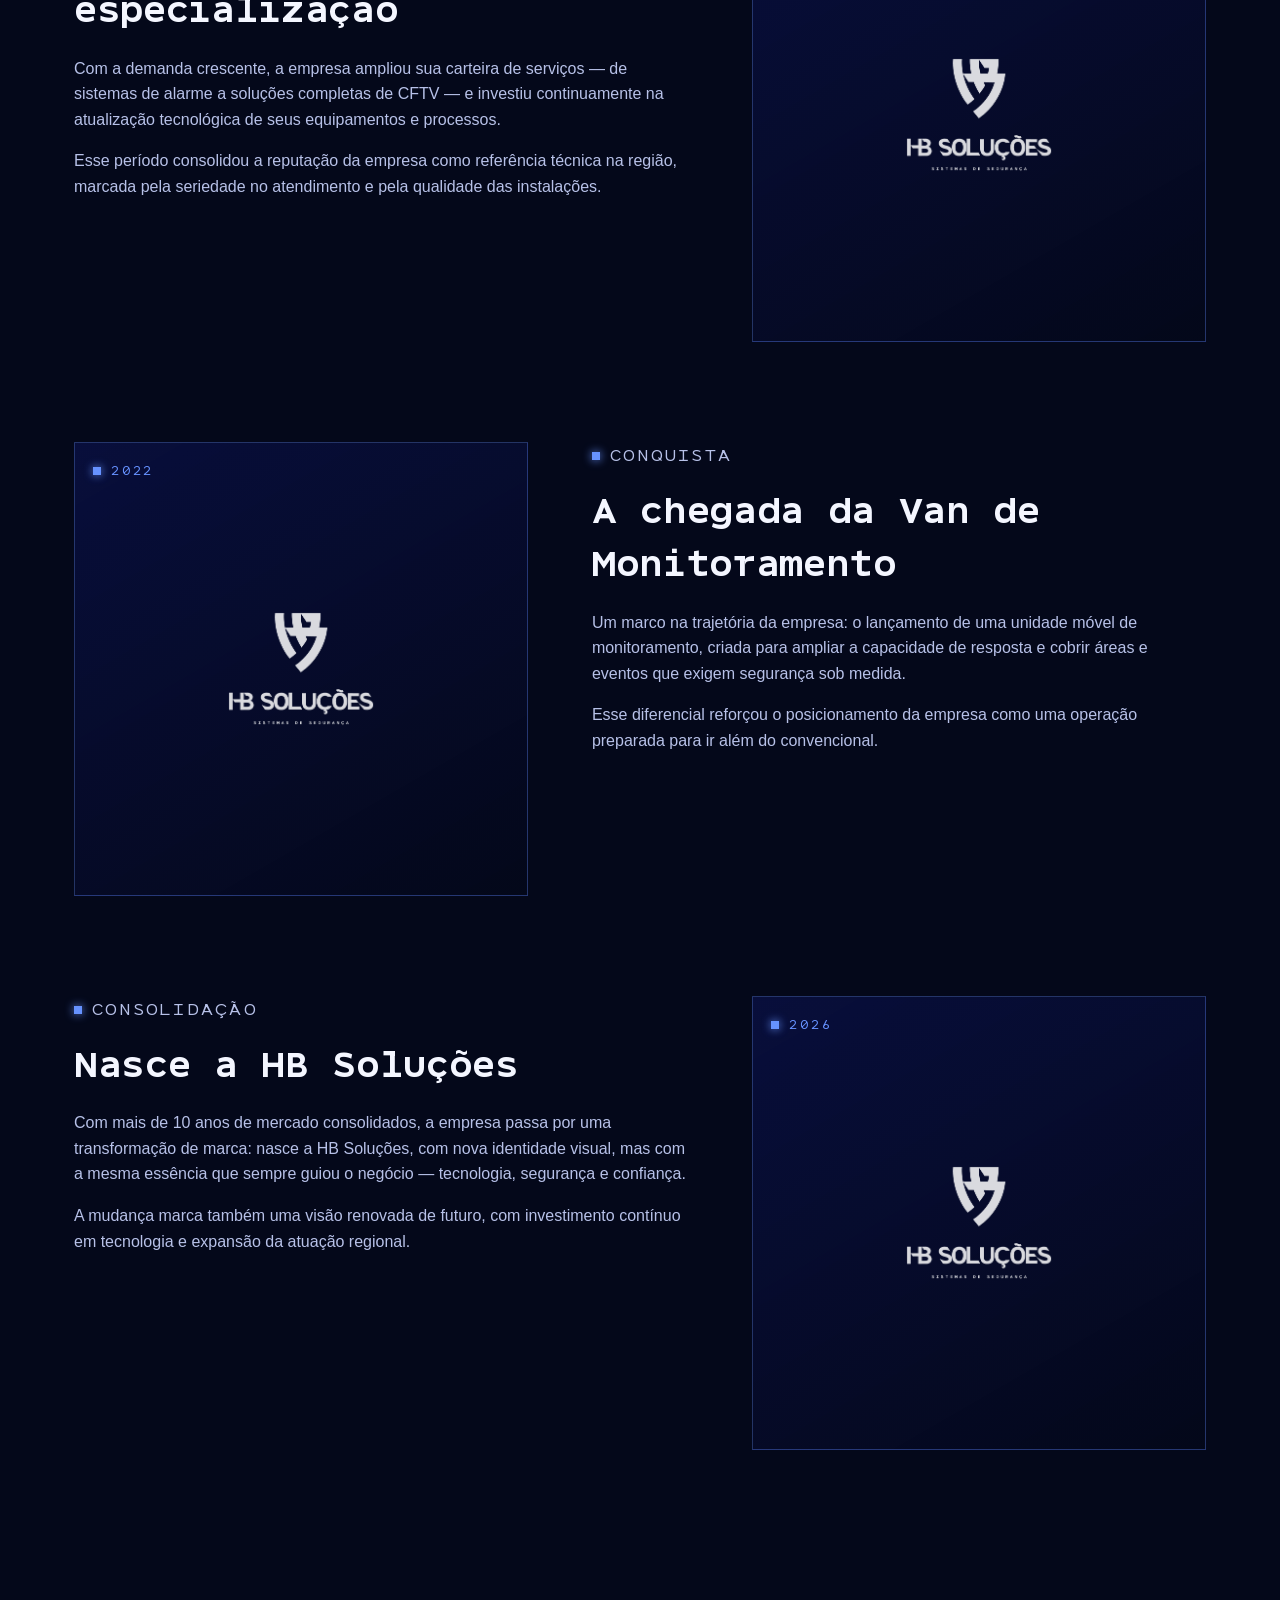
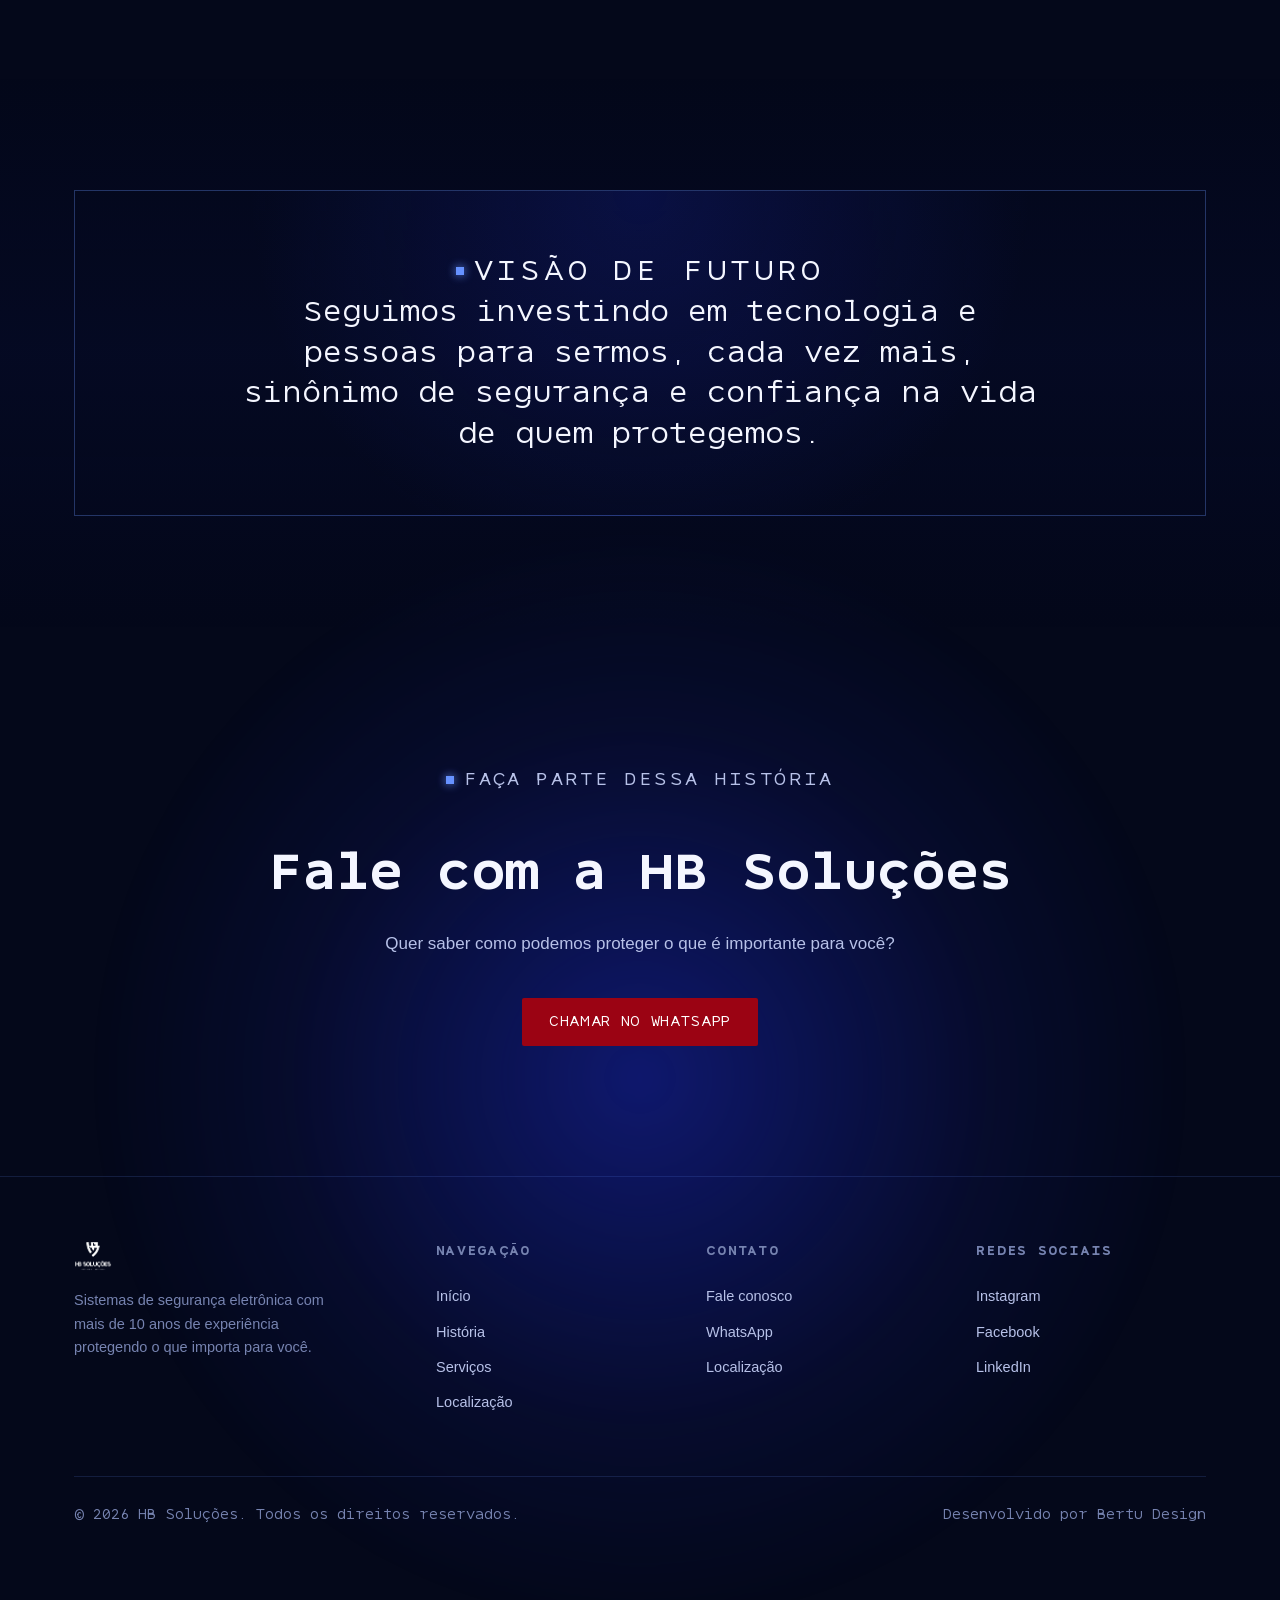
<file: historia.html>
<!DOCTYPE html>
<html lang="pt-BR">
<head>
<meta charset="UTF-8">
<meta name="viewport" content="width=device-width, initial-scale=1.0">
<title>Nossa História — HB Soluções</title>
<meta name="description" content="Conheça a trajetória da HB Soluções: da Telepublico à referência regional em sistemas de segurança eletrônica.">
<link rel="icon" type="image/png" href="assets/img/favicon.png">
<link rel="stylesheet" href="css/style.css">
</head>
<body>

<div class="grid-bg"></div>

<header class="site-header">
  <div class="container">
    <a href="index.html" class="logo"><img src="assets/img/logo-header.png" alt="HB Soluções"></a>
    <nav class="nav-desktop">
      <a href="index.html">Início</a>
      <a href="historia.html">História</a>
      <a href="servicos.html">Serviços</a>
      <a href="localizacao.html">Localização</a>
      <a href="contato.html">Contato</a>
    </nav>
    <div class="header-actions">
      <a href="#" class="btn btn-ghost" data-wa-button>Falar no WhatsApp</a>
      <button class="nav-toggle" aria-label="Abrir menu" aria-expanded="false">
        <svg width="20" height="20" viewBox="0 0 24 24" fill="none"><path d="M3 6h18M3 12h18M3 18h18" stroke="currentColor" stroke-width="2" stroke-linecap="round"/></svg>
      </button>
    </div>
  </div>
  <div class="nav-mobile">
    <a href="index.html">Início</a>
    <a href="historia.html">História</a>
    <a href="servicos.html">Serviços</a>
    <a href="localizacao.html">Localização</a>
    <a href="contato.html">Contato</a>
    <a href="#" class="btn btn-primary" data-wa-button>Falar no WhatsApp</a>
  </div>
</header>

<main>

  <section class="page-hero">
    <div class="hero-glow"></div>
    <div class="container">
      <p class="breadcrumb"><a href="index.html">Início</a> / História</p>
      <p class="eyebrow">Nossa trajetória <span class="brk">//</span> Desde 2015</p>
      <h1>Uma história construída com consistência, técnica e confiança.</h1>
      <p>Da Telepublico à HB Soluções — a mesma essência, mais de uma década de evolução.</p>
    </div>
  </section>

  <section class="section reveal">
    <div class="container">

      <div class="history-block">
        <div class="frame-block">
          <span class="eyebrow">2015</span>
          <img src="assets/img/logo-light.png" alt="">
        </div>
        <div class="history-copy">
          <p class="eyebrow">Origem</p>
          <h2>O começo, como Telepublico</h2>
          <p>A empresa nasceu com o nome Telepublico, focada em oferecer soluções de telecomunicações e segurança para clientes locais. Desde o início, o compromisso era claro: entregar tecnologia confiável com atendimento próximo.</p>
          <p>Os primeiros anos foram dedicados a construir uma base sólida de clientes e a especializar a equipe técnica nos principais sistemas de segurança eletrônica do mercado.</p>
        </div>
      </div>

      <div class="history-block">
        <div class="frame-block">
          <span class="eyebrow">2016 – 2021</span>
          <img src="assets/img/logo-light.png" alt="">
        </div>
        <div class="history-copy">
          <p class="eyebrow">Evolução</p>
          <h2>Crescimento e especialização</h2>
          <p>Com a demanda crescente, a empresa ampliou sua carteira de serviços — de sistemas de alarme a soluções completas de CFTV — e investiu continuamente na atualização tecnológica de seus equipamentos e processos.</p>
          <p>Esse período consolidou a reputação da empresa como referência técnica na região, marcada pela seriedade no atendimento e pela qualidade das instalações.</p>
        </div>
      </div>

      <div class="history-block">
        <div class="frame-block">
          <span class="eyebrow">2022</span>
          <img src="assets/img/logo-light.png" alt="">
        </div>
        <div class="history-copy">
          <p class="eyebrow">Conquista</p>
          <h2>A chegada da Van de Monitoramento</h2>
          <p>Um marco na trajetória da empresa: o lançamento de uma unidade móvel de monitoramento, criada para ampliar a capacidade de resposta e cobrir áreas e eventos que exigem segurança sob medida.</p>
          <p>Esse diferencial reforçou o posicionamento da empresa como uma operação preparada para ir além do convencional.</p>
        </div>
      </div>

      <div class="history-block">
        <div class="frame-block">
          <span class="eyebrow">2026</span>
          <img src="assets/img/logo-light.png" alt="">
        </div>
        <div class="history-copy">
          <p class="eyebrow">Consolidação</p>
          <h2>Nasce a HB Soluções</h2>
          <p>Com mais de 10 anos de mercado consolidados, a empresa passa por uma transformação de marca: nasce a HB Soluções, com nova identidade visual, mas com a mesma essência que sempre guiou o negócio — tecnologia, segurança e confiança.</p>
          <p>A mudança marca também uma visão renovada de futuro, com investimento contínuo em tecnologia e expansão da atuação regional.</p>
        </div>
      </div>

    </div>
  </section>

  <section class="section section-alt reveal">
    <div class="container">
      <div class="vision-band">
        <p class="eyebrow">Visão de futuro</p>
        <p>Seguimos investindo em tecnologia e pessoas para sermos, cada vez mais, sinônimo de segurança e confiança na vida de quem protegemos.</p>
      </div>
    </div>
  </section>

  <section class="cta-final reveal">
    <div class="hero-glow"></div>
    <div class="container">
      <p class="eyebrow" style="justify-content:center">Faça parte dessa história</p>
      <h2>Fale com a HB Soluções</h2>
      <p>Quer saber como podemos proteger o que é importante para você?</p>
      <a href="#" class="btn btn-primary" data-wa-button>Chamar no WhatsApp</a>
    </div>
  </section>

</main>

<footer class="site-footer">
  <div class="container">
    <div class="footer-grid">
      <div>
        <div class="footer-logo"><img src="assets/img/logo-light.png" alt="HB Soluções"></div>
        <p>Sistemas de segurança eletrônica com mais de 10 anos de experiência protegendo o que importa para você.</p>
      </div>
      <div class="footer-col">
        <h4>Navegação</h4>
        <a href="index.html">Início</a>
        <a href="historia.html">História</a>
        <a href="servicos.html">Serviços</a>
        <a href="localizacao.html">Localização</a>
      </div>
      <div class="footer-col">
        <h4>Contato</h4>
        <a href="contato.html">Fale conosco</a>
        <a href="#" data-wa-button>WhatsApp</a>
        <a href="localizacao.html">Localização</a>
      </div>
      <div class="footer-col">
        <h4>Redes sociais</h4>
        <a href="#">Instagram</a>
        <a href="#">Facebook</a>
        <a href="#">LinkedIn</a>
      </div>
    </div>
    <div class="footer-bottom">
      <span>© 2026 HB Soluções. Todos os direitos reservados.</span>
      <span>Desenvolvido por Bertu Design</span>
    </div>
  </div>
</footer>

<a href="#" class="wa-float" data-wa-button aria-label="Falar no WhatsApp">
  <svg viewBox="0 0 24 24" fill="#06210f"><path d="M17.6 6.32A8.86 8.86 0 0 0 12.05 4C7.63 4 4 7.63 4 12.06c0 1.5.4 2.94 1.16 4.2L4 21l4.87-1.11a8.9 8.9 0 0 0 3.18.6c4.42 0 8.05-3.63 8.05-8.06a8.4 8.4 0 0 0-2.5-6.11ZM12.05 19a7.1 7.1 0 0 1-3.62-1l-.26-.15-2.71.62.63-2.65-.17-.27a7 7 0 0 1-1.1-3.5c0-3.85 3.14-7 7.02-7a7 7 0 0 1 4.97 2.06 6.94 6.94 0 0 1 2.06 4.95c0 3.85-3.14 6.94-6.82 6.94Zm3.85-5.24c-.21-.1-1.24-.61-1.43-.68-.19-.07-.33-.1-.47.1-.14.21-.54.68-.66.82-.12.14-.24.15-.45.05-.21-.1-.87-.32-1.66-1.02a6.2 6.2 0 0 1-1.15-1.42c-.12-.21 0-.31.09-.42.1-.1.21-.24.31-.36.1-.12.14-.21.21-.35.07-.14.03-.26-.02-.36-.05-.1-.47-1.12-.64-1.54-.17-.4-.34-.35-.47-.35h-.4c-.14 0-.36.05-.55.26-.19.21-.72.7-.72 1.72s.74 1.99.84 2.13c.1.14 1.46 2.23 3.55 3.12.5.21.88.34 1.18.44.5.16.95.14 1.31.08.4-.06 1.24-.5 1.41-.99.17-.48.17-.9.12-.99-.05-.09-.19-.14-.4-.24Z"/></svg>
</a>

<script src="js/script.js"></script>
</body>
</html>
</file>
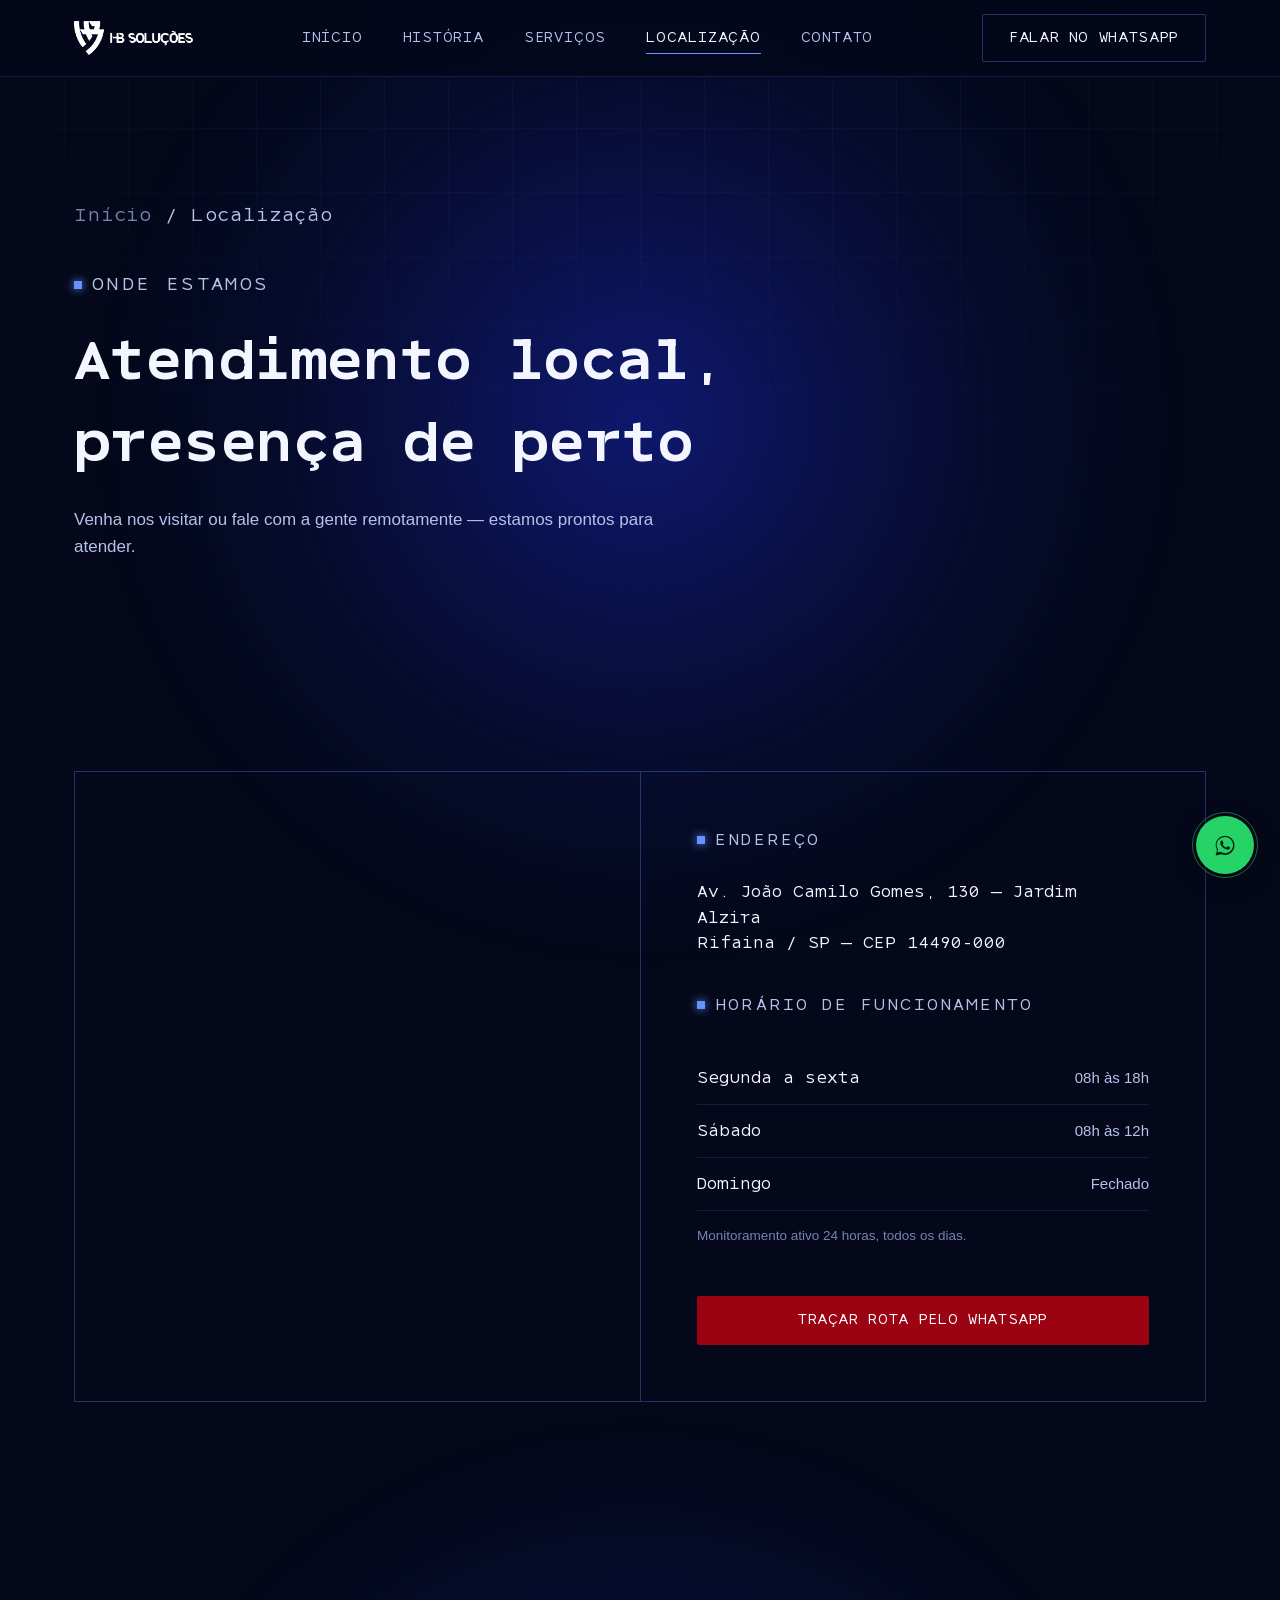
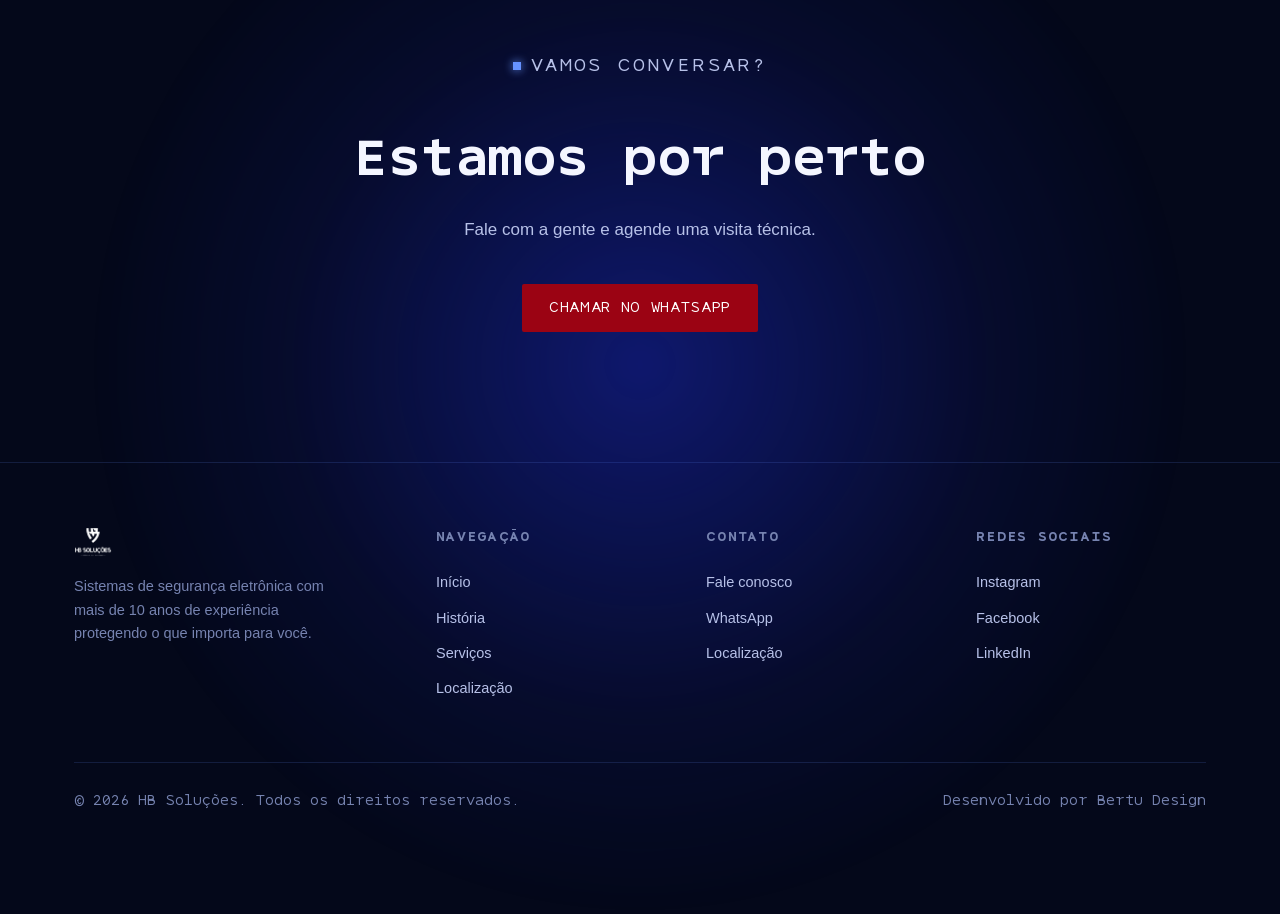
<file: localizacao.html>
<!DOCTYPE html>
<html lang="pt-BR">
<head>
<meta charset="UTF-8">
<meta name="viewport" content="width=device-width, initial-scale=1.0">
<title>Localização — HB Soluções</title>
<meta name="description" content="Encontre a HB Soluções: endereço, mapa, horário de funcionamento e contato.">
<link rel="icon" type="image/png" href="assets/img/favicon.png">
<link rel="stylesheet" href="css/style.css">
</head>
<body>

<div class="grid-bg"></div>

<header class="site-header">
  <div class="container">
    <a href="index.html" class="logo"><img src="assets/img/logo-header.png" alt="HB Soluções"></a>
    <nav class="nav-desktop">
      <a href="index.html">Início</a>
      <a href="historia.html">História</a>
      <a href="servicos.html">Serviços</a>
      <a href="localizacao.html">Localização</a>
      <a href="contato.html">Contato</a>
    </nav>
    <div class="header-actions">
      <a href="#" class="btn btn-ghost" data-wa-button>Falar no WhatsApp</a>
      <button class="nav-toggle" aria-label="Abrir menu" aria-expanded="false">
        <svg width="20" height="20" viewBox="0 0 24 24" fill="none"><path d="M3 6h18M3 12h18M3 18h18" stroke="currentColor" stroke-width="2" stroke-linecap="round"/></svg>
      </button>
    </div>
  </div>
  <div class="nav-mobile">
    <a href="index.html">Início</a>
    <a href="historia.html">História</a>
    <a href="servicos.html">Serviços</a>
    <a href="localizacao.html">Localização</a>
    <a href="contato.html">Contato</a>
    <a href="#" class="btn btn-primary" data-wa-button>Falar no WhatsApp</a>
  </div>
</header>

<main>

  <section class="page-hero">
    <div class="hero-glow"></div>
    <div class="container">
      <p class="breadcrumb"><a href="index.html">Início</a> / Localização</p>
      <p class="eyebrow">Onde estamos</p>
      <h1>Atendimento local, presença de perto</h1>
      <p>Venha nos visitar ou fale com a gente remotamente — estamos prontos para atender.</p>
    </div>
  </section>

  <section class="section reveal">
    <div class="container">
      <div class="local-grid">
        <div class="local-map">
          <iframe src="https://www.google.com/maps?q=Av.%20Jo%C3%A3o%20Camilo%20Gomes%2C%20130%20-%20Jardim%20Alzira%2C%20Rifaina%20-%20SP%2C%2014490-000&output=embed" loading="lazy" referrerpolicy="no-referrer-when-downgrade" title="Mapa de localização HB Soluções"></iframe>
        </div>
        <div class="local-info">
          <p class="eyebrow">Endereço</p>
          <p class="addr">Av. João Camilo Gomes, 130 — Jardim Alzira<br>Rifaina / SP — CEP 14490-000</p>

          <p class="eyebrow" style="margin-top:8px">Horário de funcionamento</p>
          <ul class="hours-list">
            <li><span class="day">Segunda a sexta</span><span>08h às 18h</span></li>
            <li><span class="day">Sábado</span><span>08h às 12h</span></li>
            <li><span class="day">Domingo</span><span>Fechado</span></li>
          </ul>
          <p style="margin-top:14px; font-size:13.5px; color:var(--text-lo)">Monitoramento ativo 24 horas, todos os dias.</p>

          <a href="#" class="btn btn-primary mt-40" data-wa-button>Traçar rota pelo WhatsApp</a>
        </div>
      </div>
    </div>
  </section>

  <section class="cta-final reveal">
    <div class="hero-glow"></div>
    <div class="container">
      <p class="eyebrow" style="justify-content:center">Vamos conversar?</p>
      <h2>Estamos por perto</h2>
      <p>Fale com a gente e agende uma visita técnica.</p>
      <a href="#" class="btn btn-primary" data-wa-button>Chamar no WhatsApp</a>
    </div>
  </section>

</main>

<footer class="site-footer">
  <div class="container">
    <div class="footer-grid">
      <div>
        <div class="footer-logo"><img src="assets/img/logo-light.png" alt="HB Soluções"></div>
        <p>Sistemas de segurança eletrônica com mais de 10 anos de experiência protegendo o que importa para você.</p>
      </div>
      <div class="footer-col">
        <h4>Navegação</h4>
        <a href="index.html">Início</a>
        <a href="historia.html">História</a>
        <a href="servicos.html">Serviços</a>
        <a href="localizacao.html">Localização</a>
      </div>
      <div class="footer-col">
        <h4>Contato</h4>
        <a href="contato.html">Fale conosco</a>
        <a href="#" data-wa-button>WhatsApp</a>
        <a href="localizacao.html">Localização</a>
      </div>
      <div class="footer-col">
        <h4>Redes sociais</h4>
        <a href="#">Instagram</a>
        <a href="#">Facebook</a>
        <a href="#">LinkedIn</a>
      </div>
    </div>
    <div class="footer-bottom">
      <span>© 2026 HB Soluções. Todos os direitos reservados.</span>
      <span>Desenvolvido por Bertu Design</span>
    </div>
  </div>
</footer>

<a href="#" class="wa-float" data-wa-button aria-label="Falar no WhatsApp">
  <svg viewBox="0 0 24 24" fill="#06210f"><path d="M17.6 6.32A8.86 8.86 0 0 0 12.05 4C7.63 4 4 7.63 4 12.06c0 1.5.4 2.94 1.16 4.2L4 21l4.87-1.11a8.9 8.9 0 0 0 3.18.6c4.42 0 8.05-3.63 8.05-8.06a8.4 8.4 0 0 0-2.5-6.11ZM12.05 19a7.1 7.1 0 0 1-3.62-1l-.26-.15-2.71.62.63-2.65-.17-.27a7 7 0 0 1-1.1-3.5c0-3.85 3.14-7 7.02-7a7 7 0 0 1 4.97 2.06 6.94 6.94 0 0 1 2.06 4.95c0 3.85-3.14 6.94-6.82 6.94Zm3.85-5.24c-.21-.1-1.24-.61-1.43-.68-.19-.07-.33-.1-.47.1-.14.21-.54.68-.66.82-.12.14-.24.15-.45.05-.21-.1-.87-.32-1.66-1.02a6.2 6.2 0 0 1-1.15-1.42c-.12-.21 0-.31.09-.42.1-.1.21-.24.31-.36.1-.12.14-.21.21-.35.07-.14.03-.26-.02-.36-.05-.1-.47-1.12-.64-1.54-.17-.4-.34-.35-.47-.35h-.4c-.14 0-.36.05-.55.26-.19.21-.72.7-.72 1.72s.74 1.99.84 2.13c.1.14 1.46 2.23 3.55 3.12.5.21.88.34 1.18.44.5.16.95.14 1.31.08.4-.06 1.24-.5 1.41-.99.17-.48.17-.9.12-.99-.05-.09-.19-.14-.4-.24Z"/></svg>
</a>

<script src="js/script.js"></script>
</body>
</html>
</file>
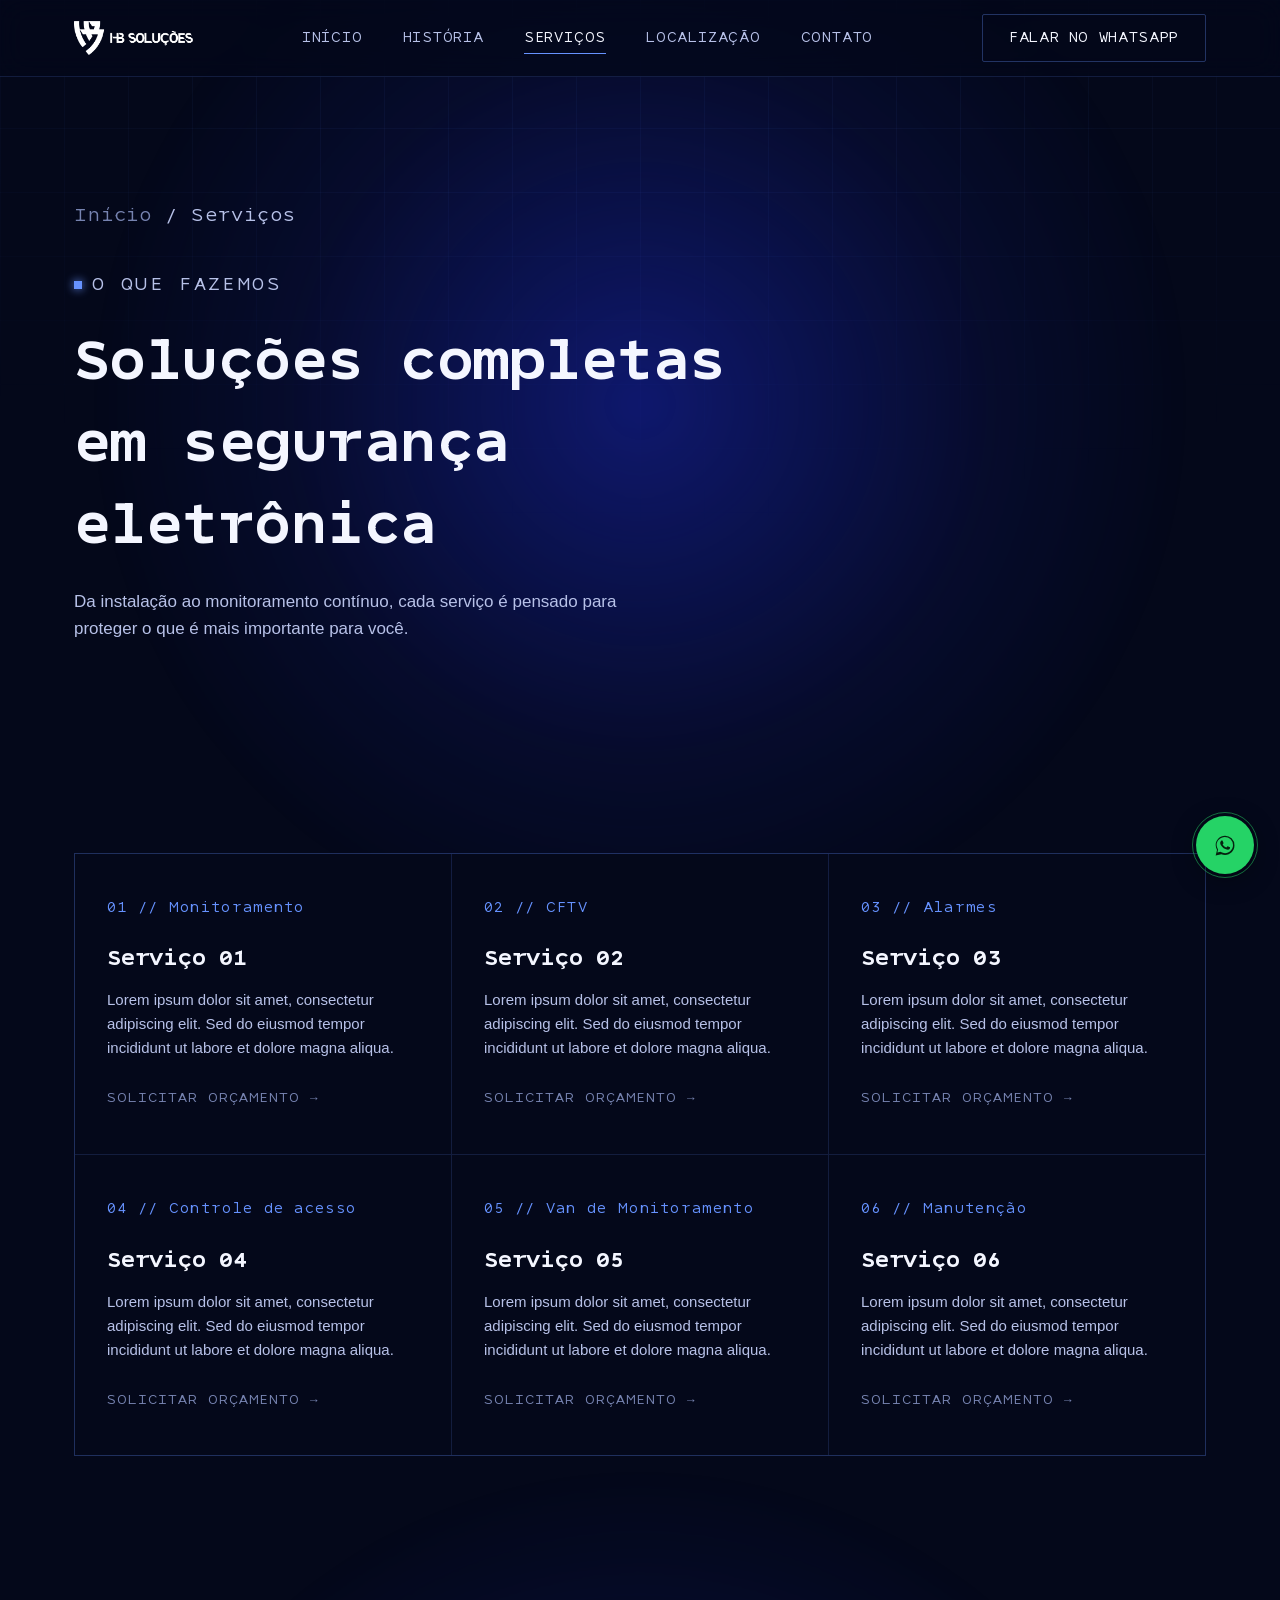
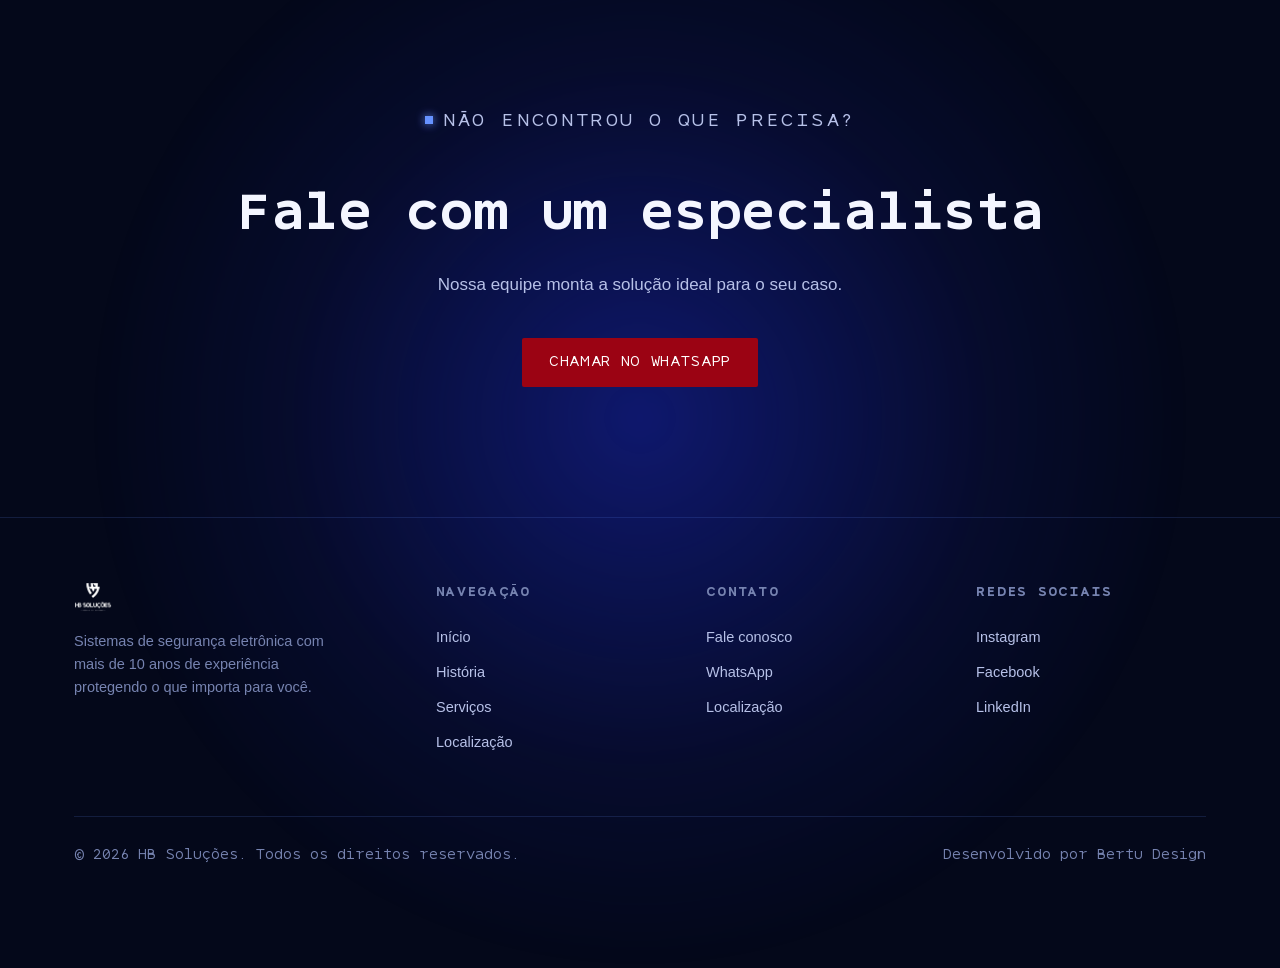
<file: servicos.html>
<!DOCTYPE html>
<html lang="pt-BR">
<head>
<meta charset="UTF-8">
<meta name="viewport" content="width=device-width, initial-scale=1.0">
<title>Serviços — HB Soluções</title>
<meta name="description" content="Conheça os serviços de segurança eletrônica da HB Soluções: monitoramento, CFTV, alarmes e muito mais.">
<link rel="icon" type="image/png" href="assets/img/favicon.png">
<link rel="stylesheet" href="css/style.css">
</head>
<body>

<div class="grid-bg"></div>

<header class="site-header">
  <div class="container">
    <a href="index.html" class="logo"><img src="assets/img/logo-header.png" alt="HB Soluções"></a>
    <nav class="nav-desktop">
      <a href="index.html">Início</a>
      <a href="historia.html">História</a>
      <a href="servicos.html">Serviços</a>
      <a href="localizacao.html">Localização</a>
      <a href="contato.html">Contato</a>
    </nav>
    <div class="header-actions">
      <a href="#" class="btn btn-ghost" data-wa-button>Falar no WhatsApp</a>
      <button class="nav-toggle" aria-label="Abrir menu" aria-expanded="false">
        <svg width="20" height="20" viewBox="0 0 24 24" fill="none"><path d="M3 6h18M3 12h18M3 18h18" stroke="currentColor" stroke-width="2" stroke-linecap="round"/></svg>
      </button>
    </div>
  </div>
  <div class="nav-mobile">
    <a href="index.html">Início</a>
    <a href="historia.html">História</a>
    <a href="servicos.html">Serviços</a>
    <a href="localizacao.html">Localização</a>
    <a href="contato.html">Contato</a>
    <a href="#" class="btn btn-primary" data-wa-button>Falar no WhatsApp</a>
  </div>
</header>

<main>

  <section class="page-hero">
    <div class="hero-glow"></div>
    <div class="container">
      <p class="breadcrumb"><a href="index.html">Início</a> / Serviços</p>
      <p class="eyebrow">O que fazemos</p>
      <h1>Soluções completas em segurança eletrônica</h1>
      <p>Da instalação ao monitoramento contínuo, cada serviço é pensado para proteger o que é mais importante para você.</p>
    </div>
  </section>

  <section class="section reveal">
    <div class="container">
      <div class="services-full">
        <div class="service-card">
          <span class="idx">01 // Monitoramento</span>
          <h3>Serviço 01</h3>
          <p>Lorem ipsum dolor sit amet, consectetur adipiscing elit. Sed do eiusmod tempor incididunt ut labore et dolore magna aliqua.</p>
          <a href="#" class="svc-link" data-wa-button>Solicitar orçamento →</a>
        </div>
        <div class="service-card">
          <span class="idx">02 // CFTV</span>
          <h3>Serviço 02</h3>
          <p>Lorem ipsum dolor sit amet, consectetur adipiscing elit. Sed do eiusmod tempor incididunt ut labore et dolore magna aliqua.</p>
          <a href="#" class="svc-link" data-wa-button>Solicitar orçamento →</a>
        </div>
        <div class="service-card">
          <span class="idx">03 // Alarmes</span>
          <h3>Serviço 03</h3>
          <p>Lorem ipsum dolor sit amet, consectetur adipiscing elit. Sed do eiusmod tempor incididunt ut labore et dolore magna aliqua.</p>
          <a href="#" class="svc-link" data-wa-button>Solicitar orçamento →</a>
        </div>
        <div class="service-card">
          <span class="idx">04 // Controle de acesso</span>
          <h3>Serviço 04</h3>
          <p>Lorem ipsum dolor sit amet, consectetur adipiscing elit. Sed do eiusmod tempor incididunt ut labore et dolore magna aliqua.</p>
          <a href="#" class="svc-link" data-wa-button>Solicitar orçamento →</a>
        </div>
        <div class="service-card">
          <span class="idx">05 // Van de Monitoramento</span>
          <h3>Serviço 05</h3>
          <p>Lorem ipsum dolor sit amet, consectetur adipiscing elit. Sed do eiusmod tempor incididunt ut labore et dolore magna aliqua.</p>
          <a href="#" class="svc-link" data-wa-button>Solicitar orçamento →</a>
        </div>
        <div class="service-card">
          <span class="idx">06 // Manutenção</span>
          <h3>Serviço 06</h3>
          <p>Lorem ipsum dolor sit amet, consectetur adipiscing elit. Sed do eiusmod tempor incididunt ut labore et dolore magna aliqua.</p>
          <a href="#" class="svc-link" data-wa-button>Solicitar orçamento →</a>
        </div>
      </div>
    </div>
  </section>

  <section class="cta-final reveal">
    <div class="hero-glow"></div>
    <div class="container">
      <p class="eyebrow" style="justify-content:center">Não encontrou o que precisa?</p>
      <h2>Fale com um especialista</h2>
      <p>Nossa equipe monta a solução ideal para o seu caso.</p>
      <a href="#" class="btn btn-primary" data-wa-button>Chamar no WhatsApp</a>
    </div>
  </section>

</main>

<footer class="site-footer">
  <div class="container">
    <div class="footer-grid">
      <div>
        <div class="footer-logo"><img src="assets/img/logo-light.png" alt="HB Soluções"></div>
        <p>Sistemas de segurança eletrônica com mais de 10 anos de experiência protegendo o que importa para você.</p>
      </div>
      <div class="footer-col">
        <h4>Navegação</h4>
        <a href="index.html">Início</a>
        <a href="historia.html">História</a>
        <a href="servicos.html">Serviços</a>
        <a href="localizacao.html">Localização</a>
      </div>
      <div class="footer-col">
        <h4>Contato</h4>
        <a href="contato.html">Fale conosco</a>
        <a href="#" data-wa-button>WhatsApp</a>
        <a href="localizacao.html">Localização</a>
      </div>
      <div class="footer-col">
        <h4>Redes sociais</h4>
        <a href="#">Instagram</a>
        <a href="#">Facebook</a>
        <a href="#">LinkedIn</a>
      </div>
    </div>
    <div class="footer-bottom">
      <span>© 2026 HB Soluções. Todos os direitos reservados.</span>
      <span>Desenvolvido por Bertu Design</span>
    </div>
  </div>
</footer>

<a href="#" class="wa-float" data-wa-button aria-label="Falar no WhatsApp">
  <svg viewBox="0 0 24 24" fill="#06210f"><path d="M17.6 6.32A8.86 8.86 0 0 0 12.05 4C7.63 4 4 7.63 4 12.06c0 1.5.4 2.94 1.16 4.2L4 21l4.87-1.11a8.9 8.9 0 0 0 3.18.6c4.42 0 8.05-3.63 8.05-8.06a8.4 8.4 0 0 0-2.5-6.11ZM12.05 19a7.1 7.1 0 0 1-3.62-1l-.26-.15-2.71.62.63-2.65-.17-.27a7 7 0 0 1-1.1-3.5c0-3.85 3.14-7 7.02-7a7 7 0 0 1 4.97 2.06 6.94 6.94 0 0 1 2.06 4.95c0 3.85-3.14 6.94-6.82 6.94Zm3.85-5.24c-.21-.1-1.24-.61-1.43-.68-.19-.07-.33-.1-.47.1-.14.21-.54.68-.66.82-.12.14-.24.15-.45.05-.21-.1-.87-.32-1.66-1.02a6.2 6.2 0 0 1-1.15-1.42c-.12-.21 0-.31.09-.42.1-.1.21-.24.31-.36.1-.12.14-.21.21-.35.07-.14.03-.26-.02-.36-.05-.1-.47-1.12-.64-1.54-.17-.4-.34-.35-.47-.35h-.4c-.14 0-.36.05-.55.26-.19.21-.72.7-.72 1.72s.74 1.99.84 2.13c.1.14 1.46 2.23 3.55 3.12.5.21.88.34 1.18.44.5.16.95.14 1.31.08.4-.06 1.24-.5 1.41-.99.17-.48.17-.9.12-.99-.05-.09-.19-.14-.4-.24Z"/></svg>
</a>

<script src="js/script.js"></script>
</body>
</html>
</file>
<file: css/style.css>
/* ============================================
   HB SOLUÇÕES — Design System
   Fonte: NeverMindMono (marca) + Inter (leitura)
   ============================================ */

@font-face {
  font-family: 'NeverMind Mono';
  src: url('../assets/fonts/NeverMindMono-Regular-BF64f00107dcd63.ttf') format('truetype');
  font-weight: 400;
  font-display: swap;
}
@font-face {
  font-family: 'NeverMind Mono';
  src: url('../assets/fonts/NeverMindMono-Medium-BF64f00107ddeb7.ttf') format('truetype');
  font-weight: 500;
  font-display: swap;
}
@font-face {
  font-family: 'NeverMind Mono';
  src: url('../assets/fonts/NeverMindMono-Bold-BF64f001075f123.ttf') format('truetype');
  font-weight: 700;
  font-display: swap;
}

:root{
  /* --- cores de marca --- */
  --navy-950: #04081a;   /* fundo profundo (extensão tonal p/ contraste) */
  --navy-900: #071366;   /* navy da marca */
  --blue-700: #1826b3;   /* azul da marca */
  --blue-400: #6692ff;   /* azul claro / glow */
  --red-700:  #9b0313;   /* vermelho da marca — uso cirúrgico */
  --white:    #ffffff;
  --ink:      #060a16;

  --surface-0: var(--navy-950);
  --surface-1: #0a123a;
  --surface-2: #0e1a4a;
  --line: rgba(102,146,255,0.16);
  --line-strong: rgba(102,146,255,0.32);

  --text-hi: #f4f6ff;
  --text-md: #b7c1e8;
  --text-lo: #7683b0;

  --font-mono: 'NeverMind Mono', 'JetBrains Mono', ui-monospace, monospace;
  --font-body: 'Inter', -apple-system, BlinkMacSystemFont, 'Segoe UI', sans-serif;

  --container: 1180px;
  --radius: 2px;

  --wa-green: #25D366;
}

*,*::before,*::after{ box-sizing: border-box; }
html{ scroll-behavior: smooth; }
body{
  margin:0;
  background: var(--surface-0);
  color: var(--text-hi);
  font-family: var(--font-body);
  font-size: 16px;
  line-height: 1.6;
  -webkit-font-smoothing: antialiased;
}
img{ max-width:100%; display:block; }
a{ color:inherit; text-decoration:none; }
ul{ list-style:none; margin:0; padding:0; }
h1,h2,h3,h4{ margin:0; font-family: var(--font-mono); font-weight: 700; letter-spacing:-0.01em; }
p{ margin:0; }
button{ font-family: inherit; cursor:pointer; }

@media (prefers-reduced-motion: reduce){
  *{ animation-duration: 0.001ms !important; animation-iteration-count: 1 !important; transition-duration: 0.001ms !important; scroll-behavior: auto !important; }
}

::selection{ background: var(--blue-700); color: var(--white); }

:focus-visible{
  outline: 2px solid var(--blue-400);
  outline-offset: 3px;
}

/* ---------- background: grid tecnológico + glow ---------- */
.grid-bg{
  position: fixed;
  inset:0;
  z-index:-2;
  background-image:
    linear-gradient(var(--line) 1px, transparent 1px),
    linear-gradient(90deg, var(--line) 1px, transparent 1px);
  background-size: 64px 64px;
  opacity: 0.35;
  mask-image: radial-gradient(ellipse 80% 60% at 50% 0%, black 40%, transparent 100%);
  pointer-events:none;
}

.container{
  width:100%;
  max-width: var(--container);
  margin:0 auto;
  padding: 0 24px;
}

/* ---------- eyebrow / labels estilo HUD ---------- */
.eyebrow{
  display:inline-flex;
  align-items:center;
  gap:10px;
  font-family: var(--font-mono);
  font-size: 12.5px;
  letter-spacing: 0.14em;
  text-transform: uppercase;
  color: var(--blue-400);
  margin-bottom: 18px;
}
.eyebrow::before{
  content:'';
  width:8px; height:8px;
  background: var(--blue-400);
  box-shadow: 0 0 10px var(--blue-400);
  flex-shrink:0;
}
.eyebrow .brk{ color: var(--text-lo); }

/* ---------- header ---------- */
.site-header{
  position: fixed;
  top:0; left:0; right:0;
  z-index: 200;
  background: rgba(4,8,26,0.72);
  backdrop-filter: blur(14px);
  -webkit-backdrop-filter: blur(14px);
  border-bottom: 1px solid var(--line);
  transition: background .3s ease;
}
.site-header .container{
  display:flex;
  align-items:center;
  justify-content:space-between;
  height: 76px;
}
.site-header .logo{ display:flex; align-items:center; height: 34px; }
.site-header .logo img{ height: 100%; width:auto; }

.nav-desktop{ display:flex; align-items:center; gap: 40px; }
.nav-desktop a{
  font-family: var(--font-mono);
  font-size: 13px;
  letter-spacing: 0.06em;
  text-transform: uppercase;
  color: var(--text-md);
  position:relative;
  padding: 6px 0;
  transition: color .2s ease;
}
.nav-desktop a::after{
  content:'';
  position:absolute; left:0; bottom:0;
  width:0; height:1px;
  background: var(--blue-400);
  transition: width .25s ease;
}
.nav-desktop a:hover, .nav-desktop a.active{ color: var(--text-hi); }
.nav-desktop a:hover::after, .nav-desktop a.active::after{ width:100%; }

.header-actions{ display:flex; align-items:center; gap:20px; }

.btn{
  display:inline-flex;
  align-items:center;
  justify-content:center;
  gap:10px;
  font-family: var(--font-mono);
  font-size: 13px;
  letter-spacing: 0.05em;
  text-transform: uppercase;
  padding: 13px 26px;
  border-radius: var(--radius);
  border: 1px solid transparent;
  white-space: nowrap;
  transition: all .2s ease;
}
.btn-primary{
  background: var(--red-700);
  color: var(--white);
  box-shadow: 0 0 0 0 rgba(155,3,19,0);
}
.btn-primary:hover{
  background: #c40819;
  box-shadow: 0 0 24px rgba(155,3,19,0.45);
  transform: translateY(-1px);
}
.btn-ghost{
  border-color: var(--line-strong);
  color: var(--text-hi);
  background: transparent;
}
.btn-ghost:hover{ border-color: var(--blue-400); background: rgba(102,146,255,0.08); }

.btn-wa{
  background: var(--wa-green);
  color: #06210f;
}
.btn-wa:hover{ filter: brightness(1.08); box-shadow: 0 0 22px rgba(37,211,102,0.35); transform: translateY(-1px); }
.btn-wa svg{ width:16px; height:16px; }

.nav-toggle{
  display:none;
  width: 40px; height: 40px;
  border:1px solid var(--line-strong);
  background: transparent;
  color: var(--text-hi);
  align-items:center; justify-content:center;
}

/* ---------- mobile nav ---------- */
.nav-mobile{
  position: fixed;
  inset: 76px 0 0 0;
  background: var(--surface-0);
  z-index: 190;
  padding: 32px 24px;
  display:flex;
  flex-direction:column;
  gap: 4px;
  transform: translateY(-8px);
  opacity:0;
  pointer-events:none;
  transition: opacity .25s ease, transform .25s ease;
}
.nav-mobile.is-open{ opacity:1; transform: translateY(0); pointer-events:auto; }
.nav-mobile a{
  font-family: var(--font-mono);
  font-size: 20px;
  padding: 16px 4px;
  border-bottom: 1px solid var(--line);
  color: var(--text-hi);
  text-transform: uppercase;
  letter-spacing: 0.04em;
}
.nav-mobile .btn{ margin-top: 24px; width:100%; }

/* ---------- hero ---------- */
.hero{
  position: relative;
  padding: 190px 0 120px;
  overflow:hidden;
  min-height: 92vh;
  display:flex;
  align-items:center;
}
.hero-glow{
  position:absolute;
  top: -20%; left:50%;
  width: 1100px; height: 1100px;
  transform: translateX(-50%);
  background: radial-gradient(circle, rgba(24,38,179,0.55) 0%, rgba(24,38,179,0.12) 45%, transparent 70%);
  filter: blur(10px);
  z-index:-1;
  pointer-events:none;
}
.hero-scan{
  position:absolute;
  left:0; right:0;
  height:1px;
  background: linear-gradient(90deg, transparent, var(--blue-400), transparent);
  opacity:0.6;
  animation: scan 7s linear infinite;
  z-index:-1;
}
@keyframes scan{
  0%{ top:10%; opacity:0; }
  10%{ opacity:0.7; }
  90%{ opacity:0.7; }
  100%{ top:95%; opacity:0; }
}

.hero-grid{
  display:grid;
  grid-template-columns: 1.15fr 0.85fr;
  gap: 60px;
  align-items:center;
}
.hero-content{ position:relative; }
.hero-content h1{
  font-size: clamp(2.4rem, 4.6vw, 4.1rem);
  line-height: 1.06;
  color: var(--text-hi);
  margin-bottom: 26px;
}
.hero-content h1 .accent{ color: var(--blue-400); }
.hero-content p{
  font-size: 18px;
  color: var(--text-md);
  max-width: 520px;
  margin-bottom: 40px;
}
.hero-actions{ display:flex; gap:16px; flex-wrap:wrap; }

.hero-hud{
  position: relative;
  aspect-ratio: 1/1;
  display:flex; align-items:center; justify-content:center;
}
.hero-hud-inner{ text-align:center; padding: 20px; width:100%; }
.hero-hud-icon{
  width: 100% !important;
  margin: 0 auto !important;
  opacity: 1 !important;
  filter: drop-shadow(0 22px 30px rgba(4,8,26,0.55)) drop-shadow(0 8px 20px rgba(24,38,179,0.4));
}
/* ---------- section shell ---------- */
.section{ padding: 120px 0; position:relative; }
.section-alt{ background: linear-gradient(180deg, transparent, rgba(24,38,179,0.06), transparent); }
.section-head{ max-width: 640px; margin-bottom: 56px; }
.section-head h2{ font-size: clamp(1.9rem, 3.2vw, 2.7rem); color: var(--text-hi); margin-bottom: 18px; }
.section-head p{ color: var(--text-md); font-size: 17px; }
.section-foot{ margin-top: 48px; }

/* ---------- institucional ---------- */
.institucional{ display:grid; grid-template-columns: 0.9fr 1.1fr; gap: 72px; align-items:center; }
.institucional-stats{ display:grid; grid-template-columns: 1fr 1fr; gap:1px; background: var(--line); border:1px solid var(--line); margin-top:36px; }
.institucional-stats div{ background: var(--surface-0); padding:22px 20px; }
.institucional-stats strong{ display:block; font-family:var(--font-mono); font-size:1.8rem; color:var(--blue-400); }
.institucional-stats span{ font-size:13px; color:var(--text-lo); }
.institucional-copy p{ color: var(--text-md); font-size:17px; margin-bottom:18px; }

.frame-block{
  border:1px solid var(--line-strong);
  aspect-ratio: 4/3;
  background: linear-gradient(150deg, rgba(24,38,179,0.22), rgba(4,8,26,0.6));
  display:flex; align-items:center; justify-content:center;
  position:relative;
}
.frame-block .eyebrow{ position:absolute; top:18px; left:18px; margin:0; }
.frame-block img{ width:34%; opacity:0.85; }

.frame-photo{ overflow:hidden; }
.frame-photo img{
  width:100%; height:100%; object-fit:cover; opacity:1;
  filter: grayscale(0.15) contrast(1.05);
}
.eyebrow-tag{
  z-index:2;
  background: rgba(4,8,26,0.72);
  backdrop-filter: blur(6px);
  padding:8px 14px;
  border:1px solid var(--line-strong);
}

/* ---------- 10 anos ---------- */
.trajetoria{
  border:1px solid var(--line-strong);
  padding: 64px;
  background: radial-gradient(circle at 15% 20%, rgba(24,38,179,0.28), transparent 55%), var(--surface-1);
  position:relative;
  overflow:hidden;
}
.trajetoria-num{
  font-family: var(--font-mono);
  font-size: clamp(5rem, 14vw, 11rem);
  line-height:0.8;
  color: transparent;
  -webkit-text-stroke: 1.5px var(--blue-400);
  font-weight:700;
  margin-bottom: 8px;
}
.trajetoria-row{ display:grid; grid-template-columns: 1fr 1fr; gap: 60px; align-items:end; }
.trajetoria h3{ font-size: clamp(1.5rem,2.6vw,2.1rem); color:var(--text-hi); margin-bottom:16px; }
.trajetoria p{ color: var(--text-md); font-size:16px; margin-bottom: 28px; }
.timeline{ display:flex; flex-direction:column; gap:0; border-top:1px solid var(--line); }
.timeline li{ display:flex; gap:20px; padding:16px 0; border-bottom:1px solid var(--line); align-items:baseline; }
.timeline .yr{ font-family:var(--font-mono); color:var(--blue-400); font-size:14px; width:56px; flex-shrink:0; }
.timeline .tx{ color:var(--text-md); font-size:15px; }

/* ---------- serviços ---------- */
.services-grid{ display:grid; grid-template-columns: repeat(3,1fr); gap:1px; background:var(--line); border:1px solid var(--line); }
.service-card{ background: var(--surface-0); padding: 44px 32px; transition: background .25s ease; }
.service-card:hover{ background: var(--surface-1); }
.service-card .idx{ font-family:var(--font-mono); color:var(--blue-400); font-size:13px; letter-spacing:0.1em; margin-bottom:24px; display:block; }
.service-card h3{ font-size:1.25rem; color:var(--text-hi); margin-bottom:14px; }
.service-card p{ color:var(--text-md); font-size:15px; margin-bottom:24px; }
.service-card .svc-link{ font-family:var(--font-mono); font-size:12.5px; letter-spacing:0.08em; color:var(--text-lo); text-transform:uppercase; display:inline-flex; align-items:center; gap:8px; }
.service-card:hover .svc-link{ color:var(--blue-400); }

/* ---------- van ---------- */
.van{ display:grid; grid-template-columns: 1fr 1fr; gap:0; border:1px solid var(--line-strong); }
.van-visual{ background: linear-gradient(160deg, rgba(24,38,179,0.3), var(--surface-1)); min-height:420px; display:flex; align-items:center; justify-content:center; position:relative; padding:40px; }
.van-visual .eyebrow{ position:absolute; top:24px; left:24px; margin:0; }
.van-photo{ padding:0; overflow:hidden; }
.van-photo img{ width:100%; height:100%; object-fit:cover; min-height:420px; filter: saturate(1.05) contrast(1.03); }
.van-copy{ padding: 56px; display:flex; flex-direction:column; justify-content:center; border-left:1px solid var(--line-strong); }
.van-copy h2{ font-size: clamp(1.7rem,2.8vw,2.3rem); margin-bottom:18px; color:var(--text-hi); }
.van-copy p{ color:var(--text-md); font-size:16px; margin-bottom:28px; }
.van-list{ display:flex; flex-direction:column; gap:14px; margin-bottom:32px; }
.van-list li{ display:flex; gap:12px; align-items:flex-start; color:var(--text-md); font-size:15px; }
.van-list li::before{ content:'//'; font-family:var(--font-mono); color:var(--blue-400); flex-shrink:0; }
.radar{ position:relative; width:180px; height:180px; border-radius:50%; border:1px solid var(--line-strong); display:flex; align-items:center;justify-content:center; }
.radar::before{ content:''; position:absolute; inset:24px; border-radius:50%; border:1px solid var(--line); }
.radar::after{ content:''; position:absolute; inset:0; border-radius:50%; background: conic-gradient(from 0deg, rgba(102,146,255,0.5), transparent 30%); animation: spin 4s linear infinite; }
@keyframes spin{ to{ transform: rotate(360deg); } }
.radar-dot{ position:absolute; top:30%; left:60%; width:8px; height:8px; border-radius:50%; background:#33e07a; box-shadow:0 0 10px #33e07a; }

/* ---------- feedbacks ---------- */
.feedback-track{ display:grid; grid-template-columns: repeat(3,1fr); gap:24px; }
.feedback-card{ border:1px solid var(--line); padding:32px; background: var(--surface-1); }
.feedback-quote{ color:var(--text-md); font-size:15.5px; margin-bottom:24px; }
.feedback-who{ display:flex; align-items:center; gap:12px; }
.feedback-avatar{ width:38px; height:38px; border-radius:50%; background: var(--blue-700); display:flex; align-items:center; justify-content:center; font-family:var(--font-mono); font-size:13px; color:var(--white); flex-shrink:0; }
.feedback-name{ font-size:14px; color:var(--text-hi); }
.feedback-role{ font-size:12.5px; color:var(--text-lo); }

/* ---------- localização ---------- */
.local-grid{ display:grid; grid-template-columns: 1fr 1fr; gap:0; border:1px solid var(--line-strong); }
.local-map{ min-height:400px; position:relative; }
.local-map iframe{ width:100%; height:100%; min-height:400px; border:0; filter: grayscale(0.4) invert(0.92) contrast(0.9); }
.local-info{ padding:56px; border-left:1px solid var(--line-strong); display:flex; flex-direction:column; justify-content:center; }
.local-info h2{ font-size: clamp(1.6rem,2.6vw,2.1rem); margin-bottom:18px; color:var(--text-hi); }
.local-info p{ color:var(--text-md); margin-bottom:10px; font-size:15.5px; }
.local-info .addr{ font-family:var(--font-mono); color:var(--text-hi); font-size:15px; margin: 18px 0 28px; line-height:1.7; }

/* ---------- CTA final ---------- */
.cta-final{ text-align:center; padding: 130px 0; position:relative; }
.cta-final h2{ font-size: clamp(2rem,4vw,3rem); margin-bottom:20px; color:var(--text-hi); }
.cta-final p{ color:var(--text-md); font-size:17px; max-width:520px; margin:0 auto 40px; }

/* ---------- footer ---------- */
.site-footer{ border-top:1px solid var(--line); padding: 64px 0 32px; }
.footer-grid{ display:grid; grid-template-columns: 1.4fr 1fr 1fr 1fr; gap:40px; margin-bottom:56px; }
.footer-logo img{ height:30px; margin-bottom:18px; }
.footer-grid p{ color:var(--text-lo); font-size:14.5px; max-width:280px; }
.footer-col h4{ font-family:var(--font-mono); font-size:12.5px; letter-spacing:0.1em; text-transform:uppercase; color:var(--text-lo); margin-bottom:18px; }
.footer-col a{ display:block; color:var(--text-md); font-size:14.5px; padding:6px 0; transition:color .2s; }
.footer-col a:hover{ color:var(--blue-400); }
.footer-bottom{ display:flex; justify-content:space-between; align-items:center; border-top:1px solid var(--line); padding-top:28px; font-size:13px; color:var(--text-lo); font-family:var(--font-mono); flex-wrap:wrap; gap:12px; }
.footer-bottom a{ color:var(--text-lo); }
.footer-bottom a:hover{ color:var(--blue-400); }

/* ---------- whatsapp float ---------- */
.wa-float{
  position: fixed;
  bottom: 26px; right: 26px;
  z-index: 300;
  width: 58px; height:58px;
  border-radius:50%;
  background: var(--wa-green);
  display:flex; align-items:center; justify-content:center;
  box-shadow: 0 6px 24px rgba(0,0,0,0.35);
  transition: transform .2s ease;
}
.wa-float:hover{ transform: scale(1.07); }
.wa-float svg{ width:28px; height:28px; }
.wa-float::before{
  content:''; position:absolute; inset:-4px; border-radius:50%;
  border:1px solid var(--wa-green); opacity:0.5;
  animation: ripple 2.2s ease-out infinite;
}
@keyframes ripple{ 0%{ transform:scale(1); opacity:0.6;} 100%{ transform:scale(1.5); opacity:0; } }

/* ---------- reveal on scroll ---------- */
.reveal{ opacity:0; transform: translateY(24px); transition: opacity .7s ease, transform .7s ease; }
.reveal.is-visible{ opacity:1; transform:none; }

/* ---------- inner page hero (secondary pages) ---------- */
.page-hero{ padding: 180px 0 90px; position:relative; }
.page-hero .eyebrow{ margin-bottom:22px; }
.page-hero h1{ font-size: clamp(2.1rem,4vw,3.4rem); color:var(--text-hi); max-width:760px; }
.page-hero p{ color:var(--text-md); font-size:17px; max-width:600px; margin-top:22px; }
.breadcrumb{ font-family:var(--font-mono); font-size:12.5px; color:var(--text-lo); letter-spacing:0.05em; margin-bottom:20px; }
.breadcrumb a{ color:var(--text-lo); }
.breadcrumb a:hover{ color:var(--blue-400); }

/* ---------- história ---------- */
.history-block{ display:grid; grid-template-columns: 0.85fr 1.15fr; gap:64px; align-items:start; margin-bottom:100px; }
.history-block:nth-child(even){ direction: rtl; }
.history-block:nth-child(even) > *{ direction: ltr; }
.history-block .frame-block{ aspect-ratio: 1/1; }
.history-copy .eyebrow{ margin-bottom:16px; }
.history-copy h2{ font-size:clamp(1.6rem,2.6vw,2.2rem); color:var(--text-hi); margin-bottom:18px; }
.history-copy p{ color:var(--text-md); font-size:16px; margin-bottom:16px; }

.vision-band{ border:1px solid var(--line-strong); padding:60px; text-align:center; background: radial-gradient(circle at 50% 0%, rgba(24,38,179,0.25), transparent 60%); }
.vision-band .eyebrow{ justify-content:center; }
.vision-band p{ font-family:var(--font-mono); font-size: clamp(1.2rem,2.4vw,1.7rem); color:var(--text-hi); max-width:820px; margin:0 auto; line-height:1.5; }

/* ---------- serviços (página completa) ---------- */
.services-full{ display:grid; grid-template-columns: repeat(3,1fr); gap:1px; background:var(--line); border:1px solid var(--line); }

/* ---------- contato ---------- */
.contact-grid{ display:grid; grid-template-columns: 1fr 1fr; gap:0; border:1px solid var(--line-strong); }
.contact-panel{ padding:60px; }
.contact-panel + .contact-panel{ border-left:1px solid var(--line-strong); }
.contact-channel{ display:flex; gap:18px; align-items:flex-start; padding:22px 0; border-bottom:1px solid var(--line); }
.contact-channel:first-child{ padding-top:0; }
.contact-channel .ic{ width:40px; height:40px; border:1px solid var(--line-strong); display:flex; align-items:center; justify-content:center; flex-shrink:0; color:var(--blue-400); }
.contact-channel h4{ font-size:14px; color:var(--text-hi); margin-bottom:6px; font-family:var(--font-mono); letter-spacing:0.04em; text-transform:uppercase; }
.contact-channel p{ color:var(--text-md); font-size:15px; }
.contact-social{ display:flex; gap:14px; margin-top:28px; }
.contact-social a{ width:42px; height:42px; border:1px solid var(--line-strong); display:flex; align-items:center; justify-content:center; transition:border-color .2s, color .2s; color:var(--text-md); }
.contact-social a:hover{ border-color:var(--blue-400); color:var(--blue-400); }

/* ---------- localização (página completa) ---------- */
.hours-list{ display:flex; flex-direction:column; gap:0; margin-top:24px; }
.hours-list li{ display:flex; justify-content:space-between; padding:14px 0; border-bottom:1px solid var(--line); color:var(--text-md); font-size:15px; }
.hours-list .day{ font-family:var(--font-mono); color:var(--text-hi); }

/* ---------- utilities ---------- */
.text-center{ text-align:center; }
.mt-40{ margin-top:40px; }

/* ---------- responsivo ---------- */
@media (max-width: 1024px){
  .hero-grid{ grid-template-columns:1fr; }
  .hero-hud{ max-width:380px; margin:0 auto; }
  .institucional{ grid-template-columns:1fr; }
  .institucional-copy{ order:2; }
  .trajetoria-row{ grid-template-columns:1fr; gap:32px; }
  .services-grid, .services-full{ grid-template-columns: repeat(2,1fr); }
  .van, .local-grid, .contact-grid{ grid-template-columns:1fr; }
  .van-copy, .local-info{ border-left:none; border-top:1px solid var(--line-strong); }
  .footer-grid{ grid-template-columns:1fr 1fr; }
  .history-block, .history-block:nth-child(even){ grid-template-columns:1fr; direction:ltr; }
  .feedback-track{ grid-template-columns:1fr; }
}
@media (max-width: 720px){
  .nav-desktop, .header-actions .btn-ghost{ display:none; }
  .nav-toggle{ display:flex; }
  .hero{ padding:150px 0 80px; min-height:auto; }
  .section{ padding:80px 0; }
  .services-grid, .services-full{ grid-template-columns:1fr; }
  .trajetoria{ padding:36px 24px; }
  .van-copy, .local-info, .contact-panel{ padding:36px 24px; }
  .footer-grid{ grid-template-columns:1fr 1fr; gap:32px; }
  .footer-bottom{ flex-direction:column; align-items:flex-start; }
  .wa-float{ width:52px; height:52px; bottom:18px; right:18px; }
}
</file>
